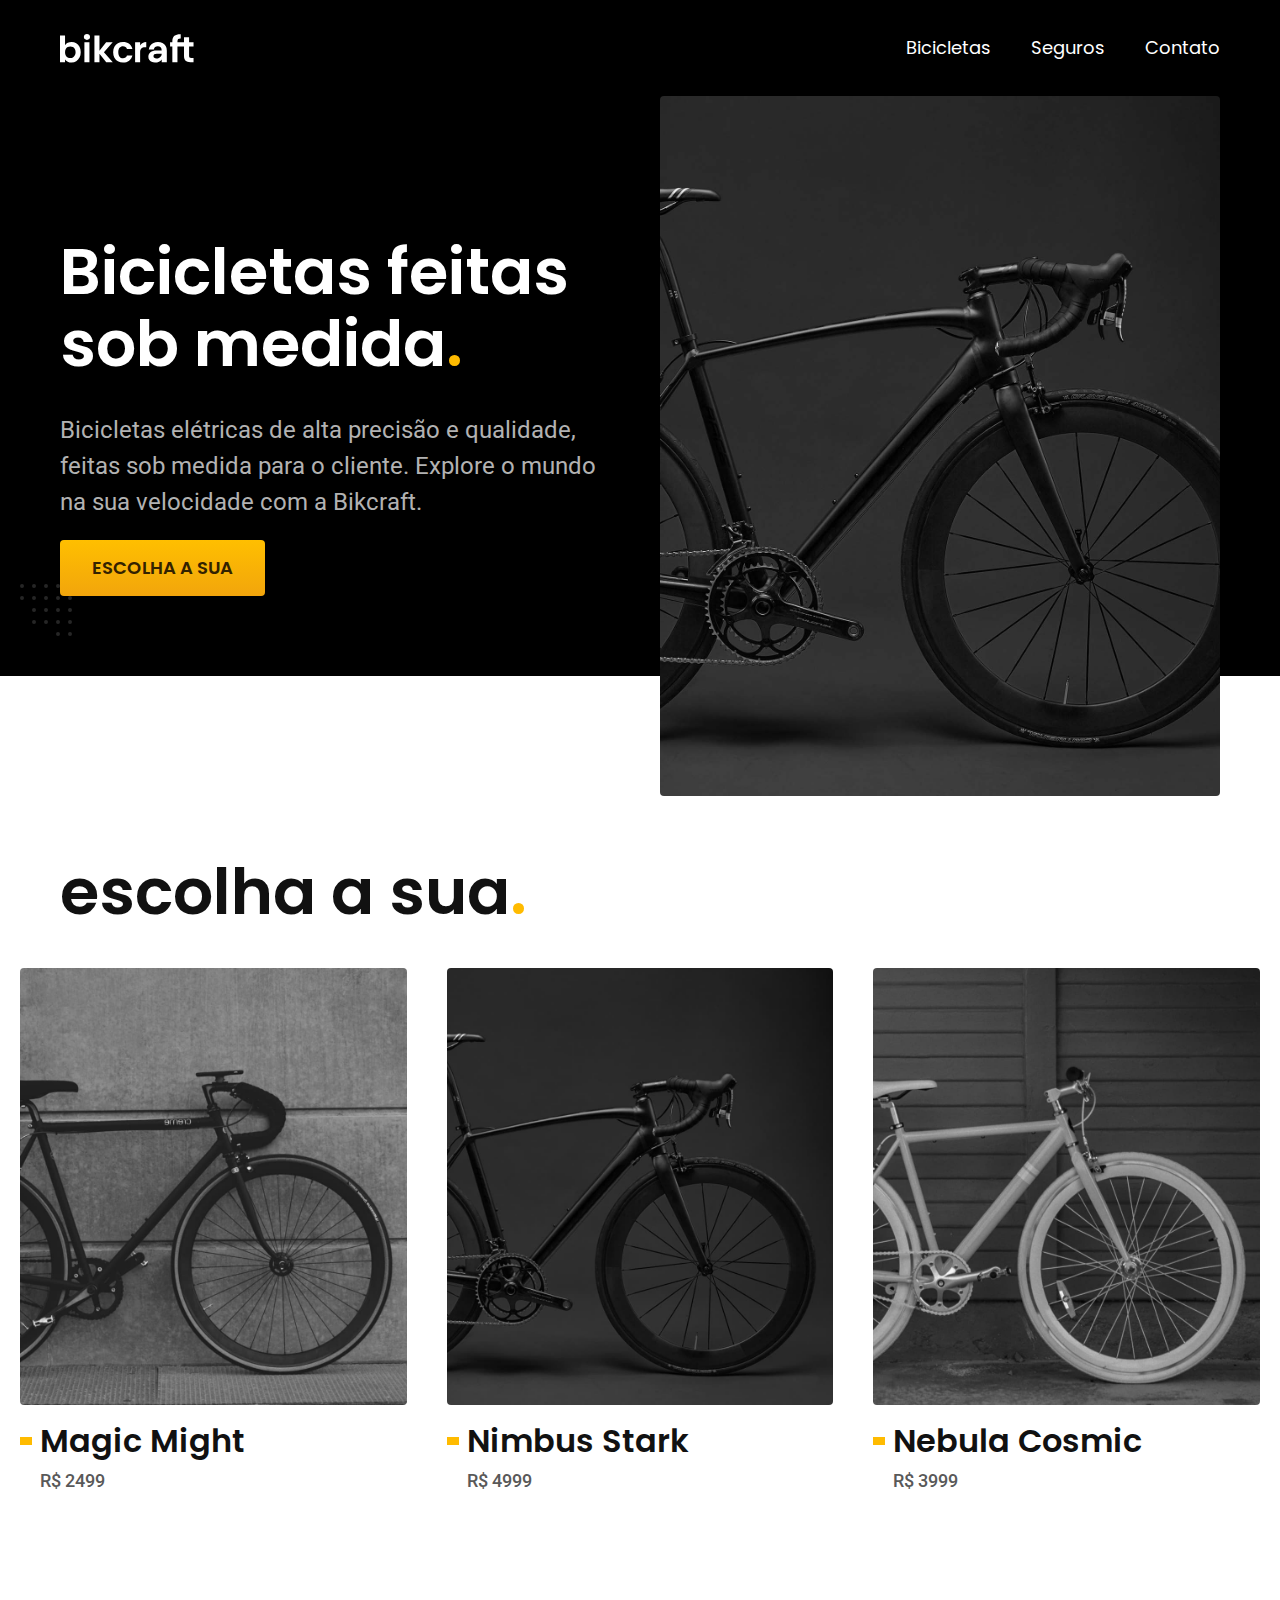
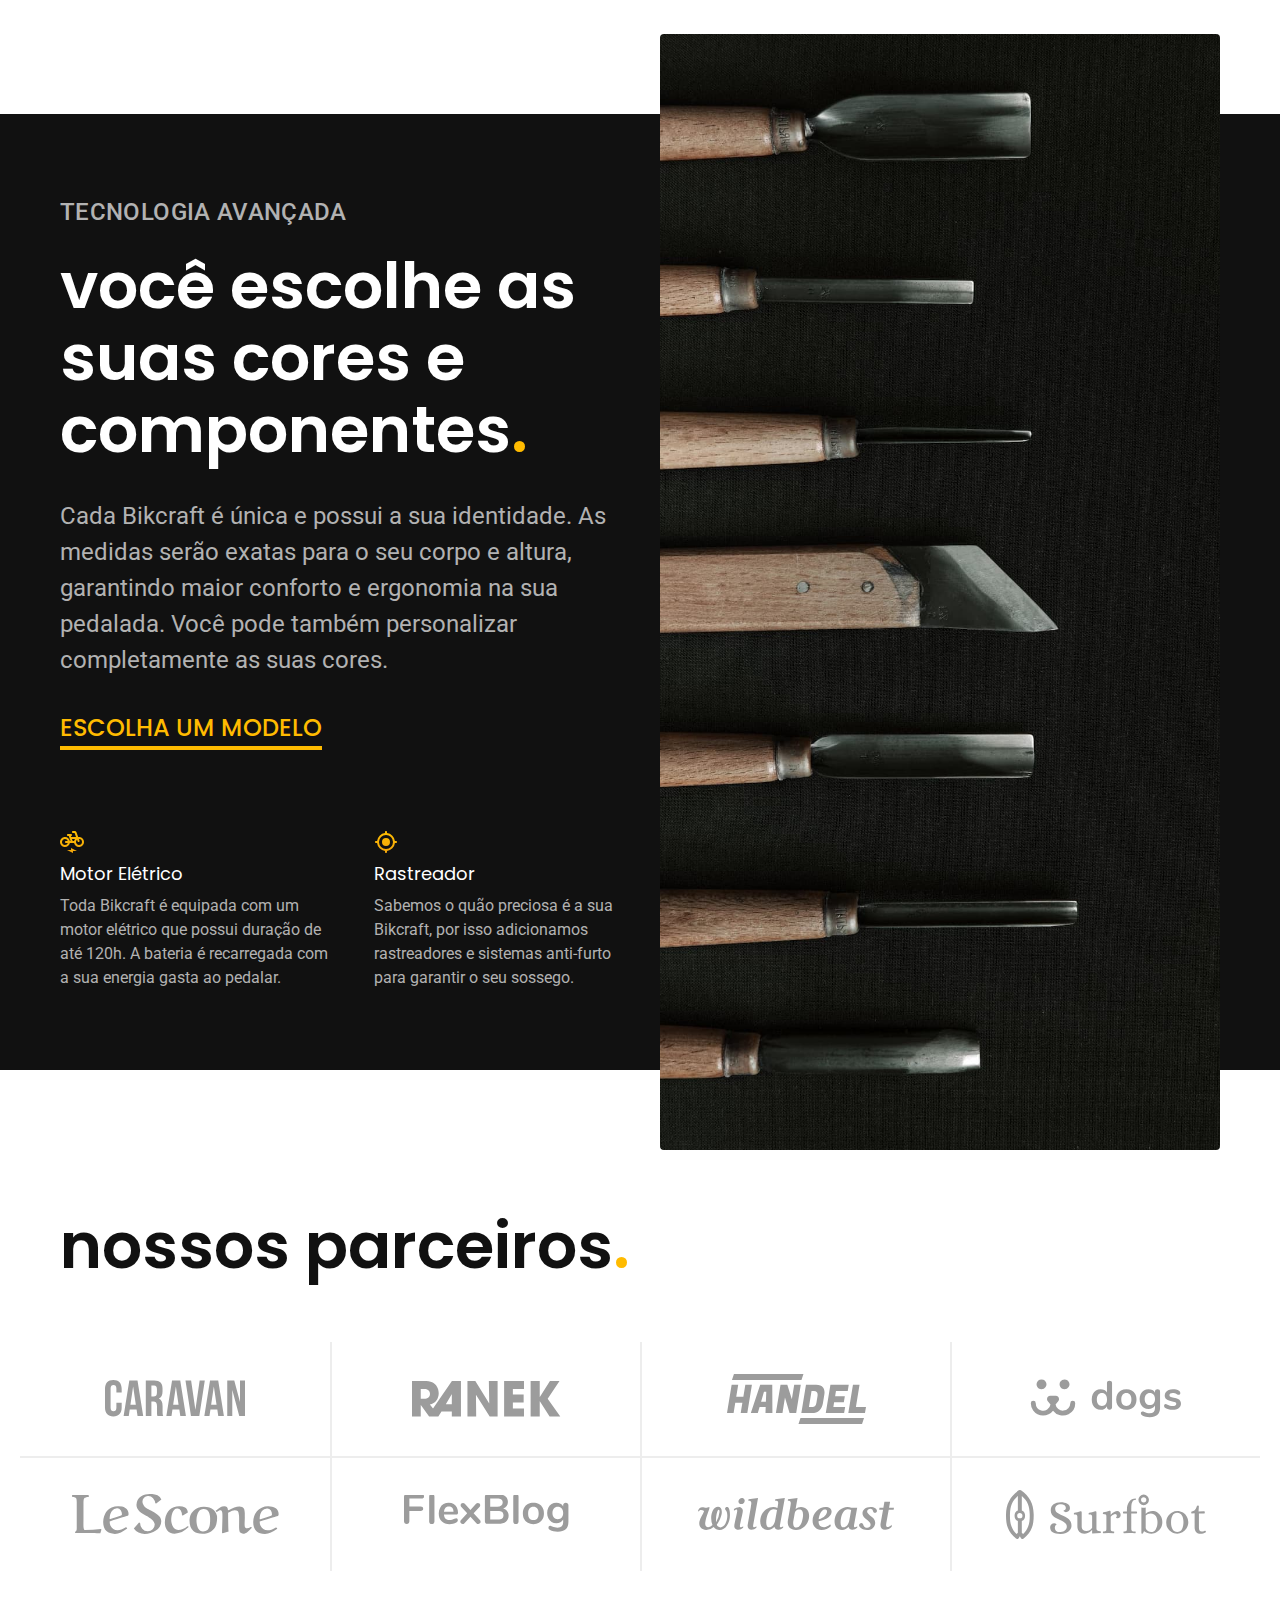
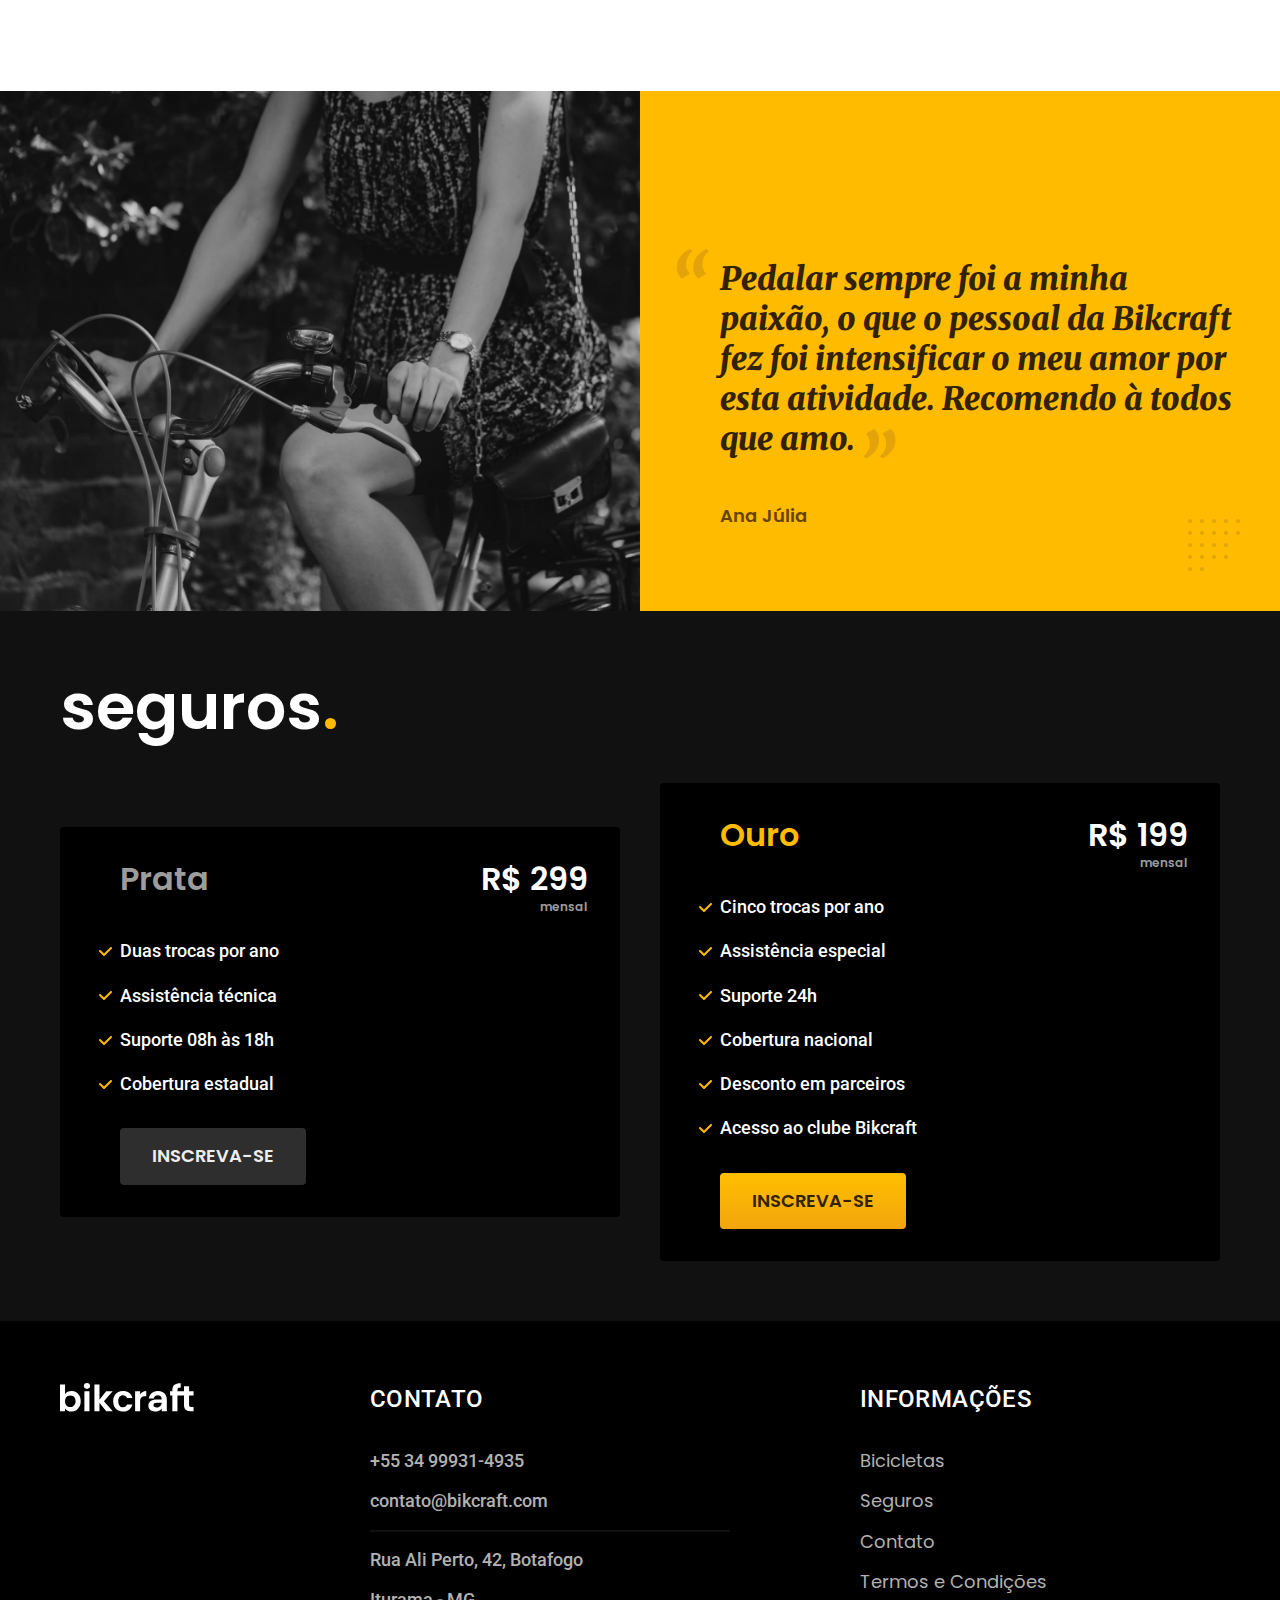
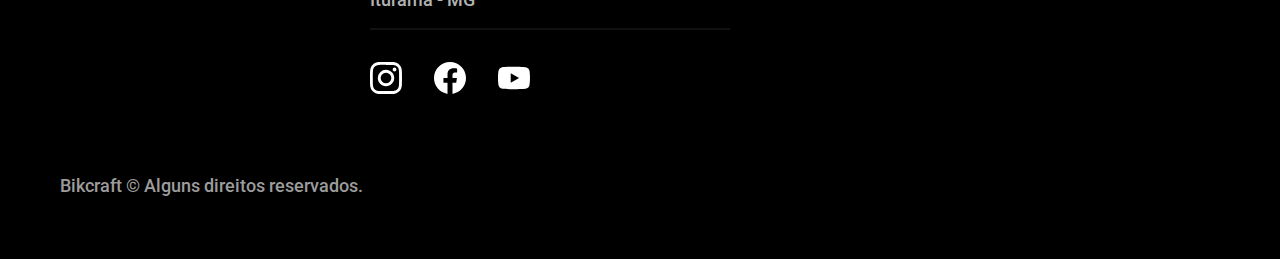
<file: index.html>
<!DOCTYPE html>
<html lang="pt-br">

<head>
  <meta charset="UTF-8">
  <meta http-equiv="X-UA-Compatible" content="IE=edge">
  <meta name="viewport" content="width=device-width, initial-scale=1.0">
  <meta name="description" content="Bicicletas elétricas de alta precisão e qualidade,  feitas sob medida para o cliente. Explore o mundo na sua velocidade com a Bikcraft.">
  <title>Bikcraft - Bicicletas Elétricas</title>
  <link rel="shortcut icon" href="favicon.svg" type="image/svg+xml">
  <link rel="preload" href="./css/style.min.css" as="style">
  <link rel="stylesheet" href="./css/style.min.css">

  <link rel="preconnect" href="https://fonts.googleapis.com">
  <link rel="preconnect" href="https://fonts.gstatic.com" crossorigin>
  <link href="https://fonts.googleapis.com/css2?family=Merriweather:ital,wght@1,900&family=Poppins:wght@400;600&family=Roboto:wght@400;500&display=swap" rel="stylesheet">

  <script>document.documentElement.classList.add('js');</script>

</head>

<body>
  <header class="header-bg">
    <div class="header container">
      <a href="./">
        <img src="img/bikcraft.svg" width="136" height="32" alt="Bikcraft">
      </a>
      <nav aria-label="primaria">
        <ul class="header-menu font-1-m cor-0">
          <li><a href="./bicicletas.html">Bicicletas</a></li>
          <li><a href="./seguros.html">Seguros</a></li>
          <li><a href="./contato.html">Contato</a></li>
        </ul>
      </nav>
    </div>
  </header>

  <main class="introducao-bg">
    <div class="introducao container">
      <div class="introducao-conteudo">
        <h1 class="font-1-xxl cor-0 fadeInDown" data-anime="200">Bicicletas feitas
          sob medida<span class="cor-p1">.</span></h1>
        <p class="font-2-l cor-5 fadeInDown" data-anime="400">Bicicletas elétricas de alta precisão e qualidade, feitas sob medida para o cliente. Explore o mundo na sua velocidade com a Bikcraft.</p>
        <a href="./bicicletas.html" class="botao fadeInDown" data-anime="600">Escolha a sua</a>
      </div>

      <picture class="introducao-imagem fadeInDown" data-anime="800">
        <source media="(max-width:800px)" srcset="./img/bicicletas/nimbus.jpg">
        <img src="img/fotos/introducao.jpg" width="1280" height="1600" alt="Bicicleta elétrica preta.">
      </picture>
    </div>
  </main>

  <article class="bicicletas-lista">
    <h2 class="container font-1-xxl">escolha a sua<span class="cor-p1">.</span></h2>

    <ul>
      <li>
        <a href="./bicicletas/magic.html">
          <img src="img/bicicletas/magic-home.jpg" width="920" height="1040" alt="Bicicleta preta">
          <h3 class="font-1-xl">Magic Might</h3>
          <span class="font-2-m cor-8">R$ 2499</span>
        </a>
      </li>

      <li>
        <a href="./bicicletas/magic.html">
          <img src="img/bicicletas/nimbus-home.jpg" width="920" height="1040" alt="Bicicleta preta">
          <h3 class="font-1-xl">Nimbus Stark</h3>
          <span class="font-2-m cor-8">R$ 4999</span>
        </a>

      </li>

      <li>
        <a href="./bicicletas/magic.html">
          <img src="img/bicicletas/nebula-home.jpg" width="920" height="1040" alt="Bicicleta preta">
          <h3 class="font-1-xl">Nebula Cosmic</h3>
          <span class="font-2-m cor-8">R$ 3999</span>
        </a>
      </li>
    </ul>

  </article>

  <article class="tecnologia-bg">
    <div class="tecnologia container">
      <div class="tecnologia-conteudo">
        <span class="font-2-l-b cor-5">Tecnologia avançada</span>
        <h2 class="font-1-xxl cor-0">você escolhe as suas cores e componentes<span class="cor-p1">.</span></h2>
        <p class="font-2-l cor-5">Cada Bikcraft é única e possui a sua identidade. As medidas serão exatas para o seu corpo e altura, garantindo maior conforto e ergonomia na sua pedalada. Você pode também personalizar completamente as suas cores.</p>
        <a href="./bicicletas.html" class="link">Escolha um modelo</a>

        <div class="tecnologia-vantangens">
          <div>
            <img src="img/icones/eletrica.svg" width="24" height="24" alt="">
            <h3 class="font-1-m cor-0">Motor Elétrico</h3>
            <p class="font-2-s cor-5">Toda Bikcraft é equipada com um motor elétrico que possui duração de até 120h. A bateria é recarregada com a sua energia gasta ao pedalar.</p>
          </div>
          <div>
            <img src="img/icones/rastreador.svg" width="24" height="24" alt="">
            <h3 class="font-1-m cor-0">Rastreador</h3>
            <p class="font-2-s cor-5">Sabemos o quão preciosa é a sua Bikcraft, por isso adicionamos rastreadores e sistemas anti-furto para garantir o seu sossego.</p>
          </div>
        </div>
      </div>

      <div class="tecnologia-imagem">
        <img src="./img/fotos/tecnologia.jpg" width="1200" height="1920" alt="">
      </div>
    </div>
  </article>

  <section class="parceiros" aria-label="Nossos Parceiros">
    <h2 class="container font-1-xxl">nossos parceiros<span class="cor-p1">.</span></h2>
    <ul>
      <li><img src="img/parceiros/caravan.svg" width="140" height="38" alt="Caravan"></li>
      <li><img src="img/parceiros/ranek.svg" width="149" height="36" alt="ranek"></li>
      <li><img src="img/parceiros/handel.svg" width="139" height="50" alt="handel"></li>
      <li><img src="img/parceiros/dogs.svg" width="152" height="39" alt="dogs"></li>
      <li><img src="img/parceiros/lescone.svg" width="208" height="41" alt="lescone"></li>
      <li><img src="img/parceiros/flexblog.svg" width="165" height="38" alt="flexblog"></li>
      <li><img src="img/parceiros/wildbeast.svg" width="196" height="34" alt="wildbeast"></li>
      <li><img src="img/parceiros/surfbot.svg" width="200" height="49" alt="surfbot"></li>
    </ul>
  </section>

  <section class="depoimento" aria-label="Depoimento">
    <div>
      <img src="img/fotos/depoimento.jpg" width="1560" height="1360" alt="Pessoa pedalando uma bicicleta Bikcraft">
    </div>

    <div class="depoimento-conteudo">
      <blockquote class="font-1-xl cor-p5">
        <p>Pedalar sempre foi a minha paixão, o que o pessoal da Bikcraft fez foi intensificar o meu amor por esta atividade. Recomendo à todos que amo.</p>
        <span class="font-1-m-b cor-p4">Ana Júlia</span>
      </blockquote>
    </div>
  </section>

  <article class="seguros-bg">
    <div class="seguros container">
      <h2 class="font-1-xxl cor-0">seguros<span class="cor-p1">.</span></h2>
      <div class="seguros-item">
        <h3 class="font-1-xl cor-6">Prata</h3>
        <span class="font-1-xl cor-0">R$ 299 <span class="font-1-xs cor-6">mensal</span></span>
        <ul class="font-2-m cor-0">
          <li>Duas trocas por ano</li>
          <li>Assistência técnica</li>
          <li>Suporte 08h às 18h</li>
          <li>Cobertura estadual</li>
        </ul>
        <a href="./orcamento.html" class="botao secundario">Inscreva-se</a>
      </div>

      <div class="seguros-item">
        <h3 class="font-1-xl cor-p1">Ouro</h3>
        <span class="font-1-xl cor-0">R$ 199 <span class="font-1-xs cor-6">mensal</span></span>
        <ul class="font-2-m cor-0">
          <li>Cinco trocas por ano</li>
          <li>Assistência especial</li>
          <li>Suporte 24h</li>
          <li>Cobertura nacional</li>
          <li>Desconto em parceiros</li>
          <li>Acesso ao clube Bikcraft</li>
        </ul>
        <a href="./orcamento.html" class="botao">Inscreva-se</a>
      </div>
    </div>
  </article>

  <footer class="footer-bg">
    <div class="footer container">
      <img src="img/bikcraft.svg" width="136" height="32" alt="Bikcraft">
      <div class="footer-contato">
        <h3 class="font-2-l-b cor-0">Contato</h3>
        <ul class="font-2-m cor-5">
          <li><a href="tel:+5534999314935">+55 34 99931-4935</a></li>
          <li><a href="mailto:eithor013@gmail.com">contato@bikcraft.com</a></li>
          <li>Rua Ali Perto, 42, Botafogo</li>
          <li>Iturama - MG</li>
        </ul>

        <div class="footer-redes">
          <a href="./">
            <img src="./img/redes/instagram.svg" alt="Instagram">
          </a>
          <a href="./">
            <img src="./img/redes/facebook.svg" alt="Facebook">
          </a>

          <a href="./">
            <img src="./img/redes/youtube.svg" alt="Youtube">
          </a>
        </div>
      </div>
      <div class="footer-informacoes">
        <h3 class="font-2-l-b cor-0">Informações</h3>
        <nav>
          <ul class="font-1-m cor-5">
            <li><a href="./bicicletas.html" width="32" height="32">Bicicletas</a></li>
            <li><a href="./seguros.html" width="32" height="32">Seguros</a></li>
            <li><a href="./contato.html" width="32" height="32">Contato</a></li>
            <li><a href="./termos.html" width="32" height="32">Termos e Condições</a></li>
          </ul>
        </nav>
      </div>
      <p class="footer-copy font-2-m cor-6">Bikcraft © Alguns direitos reservados.</p>
    </div>
  </footer>

  <script src="./js/plugins/simple-anime.js"></script>
  <script src="./js/script.js"></script>

</body>

</html>
</file>
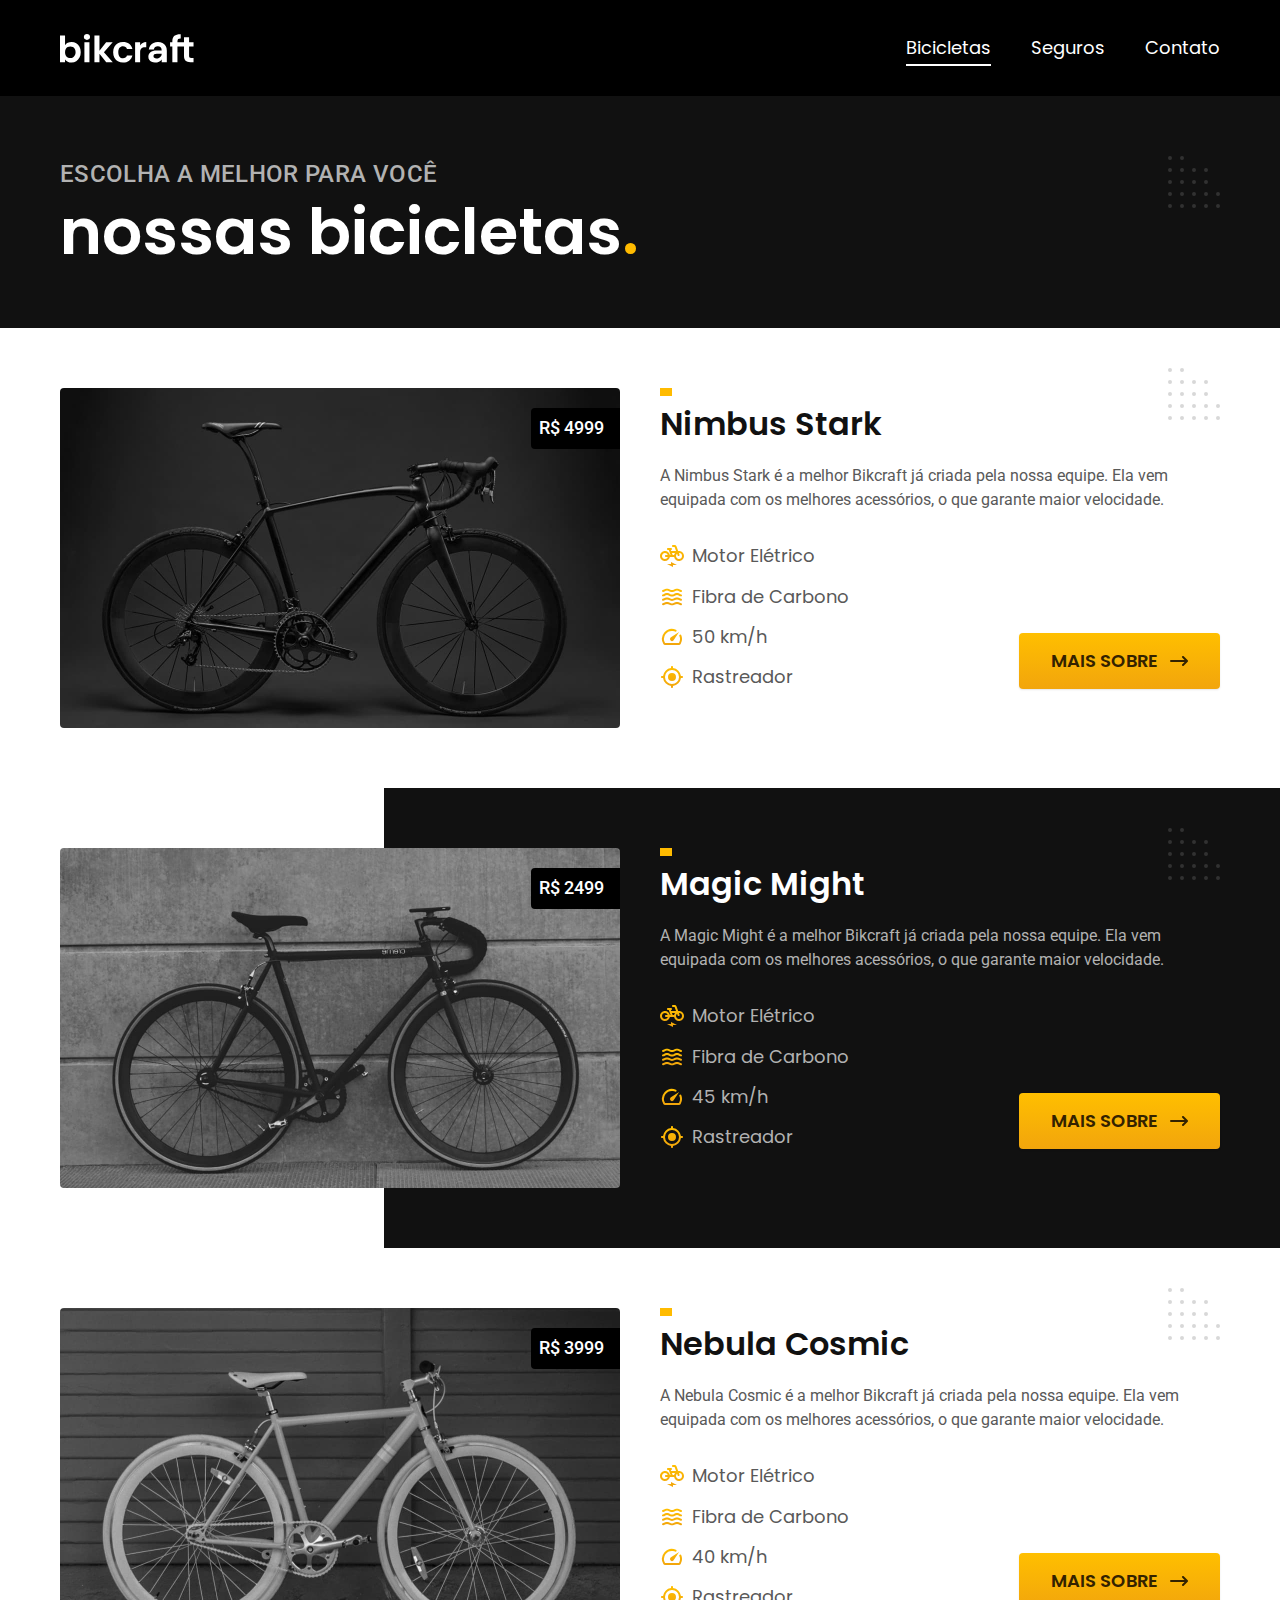
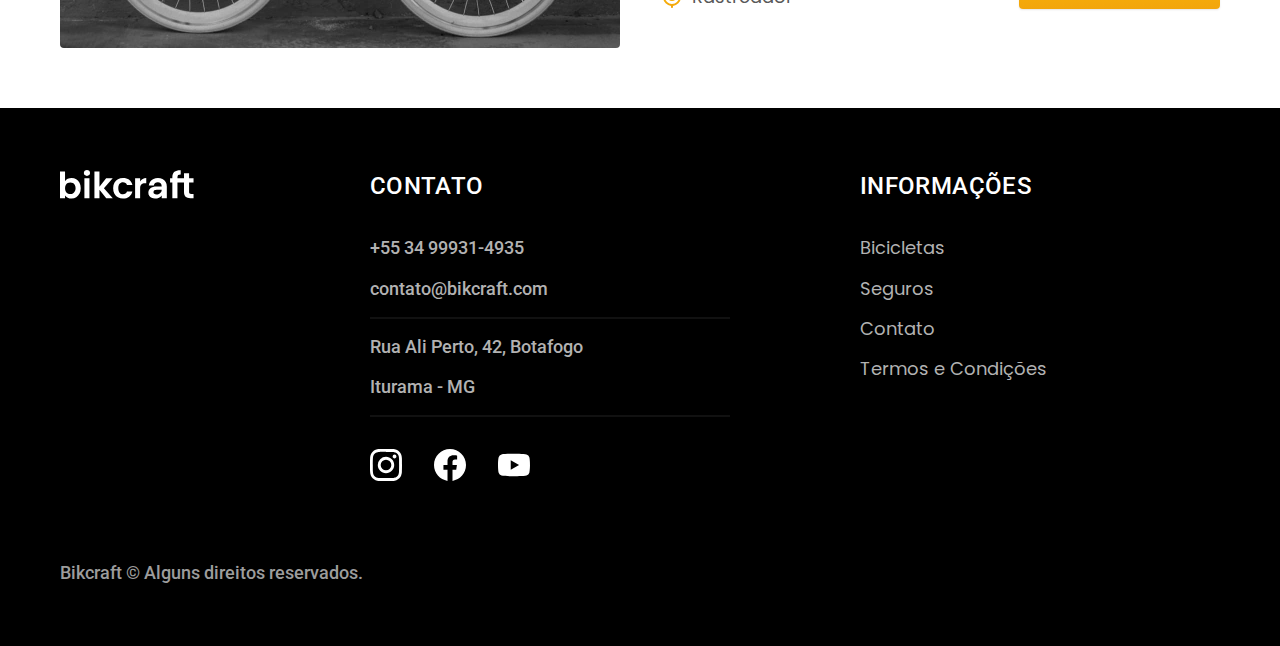
<file: bicicletas.html>
<!DOCTYPE html>
<html lang="pt-br">

<head>
  <meta charset="UTF-8">
  <meta http-equiv="X-UA-Compatible" content="IE=edge">
  <meta name="viewport" content="width=device-width, initial-scale=1.0">
  <meta name="description" content="Termos e condições.">
  <title>Bicicletas | Bikcraft</title>
  <link rel="shortcut icon" href="favicon.svg" type="image/svg+xml">
  <link rel="preload" href="./css/style.min.css" as="style">
  <link rel="stylesheet" href="./css/style.min.css">

  <link rel="preconnect" href="https://fonts.googleapis.com">
  <link rel="preconnect" href="https://fonts.gstatic.com" crossorigin>
  <link href="https://fonts.googleapis.com/css2?family=Merriweather:ital,wght@1,900&family=Poppins:wght@400;600&family=Roboto:wght@400;500&display=swap" rel="stylesheet">

  <script>document.documentElement.classList.add('js');</script>

</head>

<body id="bicicletas">
  <header class="header-bg">
    <div class="header container">
      <a href="./">
        <img src="img/bikcraft.svg" alt="Bikcraft">
      </a>
      <nav aria-label="primaria">
        <ul class="header-menu font-1-m cor-0">
          <li><a href="./bicicletas.html">Bicicletas</a></li>
          <li><a href="./seguros.html">Seguros</a></li>
          <li><a href="./contato.html">Contato</a></li>
        </ul>
      </nav>
    </div>
  </header>

  <main>
    <div class="titulo-bg">
      <div class="titulo container">
        <p class="font-2-l-b cor-5">Escolha a melhor para você</p>
        <h1 class="font-1-xxl cor-0">nossas bicicletas<span class="cor-p1">.</span></h1>
      </div>
    </div>


    <div class="bicicletas container">
      <div class="bicicletas-imagem">
        <img src="img/bicicletas/nimbus.jpg" alt="Bicicleta Preta">
        <span class="font-2-m cor-0">R$ 4999</span>
      </div>

      <div class="bicicletas-conteudo">
        <h2 class="font-1-xl">Nimbus Stark</h2>
        <p class="font-2-s cor-8">A Nimbus Stark é a melhor Bikcraft já criada pela nossa equipe. Ela vem equipada com os melhores acessórios, o que garante maior velocidade.</p>

        <ul class="font-1-m cor-8">
          <li>
            <img src="img/icones/eletrica.svg" alt="">
            Motor Elétrico
          </li>
          <li>
            <img src="img/icones/carbono.svg" alt="">
            Fibra de Carbono
          </li>
          <li>
            <img src="img/icones/velocidade.svg" alt="">
            50 km/h
          </li>
          <li>
            <img src="img/icones/rastreador.svg" alt="">
            Rastreador
          </li>
        </ul>
        <a href="./bicicletas/nimbus.html" class="botao seta">Mais Sobre</a>
      </div>

    </div>


    <div class="bicicletas-bg">
      <div class="bicicletas container">
        <div class="bicicletas-imagem">
          <img src="img/bicicletas/magic.jpg" alt="Bicicleta Preta">
          <span class="font-2-m cor-0">R$ 2499</span>
        </div>

        <div class="bicicletas-conteudo">
          <h2 class="font-1-xl cor-0">Magic Might</h2>
          <p class="font-2-s cor-5">A Magic Might é a melhor Bikcraft já criada pela nossa equipe. Ela vem equipada com os melhores acessórios, o que garante maior velocidade.</p>

          <ul class="font-1-m cor-5">
            <li>
              <img src="img/icones/eletrica.svg" alt="">
              Motor Elétrico
            </li>
            <li>
              <img src="img/icones/carbono.svg" alt="">
              Fibra de Carbono
            </li>
            <li>
              <img src="img/icones/velocidade.svg" alt="">
              45 km/h
            </li>
            <li>
              <img src="img/icones/rastreador.svg" alt="">
              Rastreador
            </li>
          </ul>
          <a href="./bicicletas/magic.html" class="botao seta">Mais Sobre</a>
        </div>

      </div>
    </div>


    <div class="bicicletas container">
      <div class="bicicletas-imagem">
        <img src="img/bicicletas/nebula.jpg" alt="Bicicleta Preta">
        <span class="font-2-m cor-0">R$ 3999</span>
      </div>

      <div class="bicicletas-conteudo">
        <h2 class="font-1-xl">Nebula Cosmic</h2>
        <p class="font-2-s cor-8">A Nebula Cosmic é a melhor Bikcraft já criada pela nossa equipe. Ela vem equipada com os melhores acessórios, o que garante maior velocidade.</p>

        <ul class="font-1-m cor-8">
          <li>
            <img src="img/icones/eletrica.svg" alt="">
            Motor Elétrico
          </li>
          <li>
            <img src="img/icones/carbono.svg" alt="">
            Fibra de Carbono
          </li>
          <li>
            <img src="img/icones/velocidade.svg" alt="">
            40 km/h
          </li>
          <li>
            <img src="img/icones/rastreador.svg" alt="">
            Rastreador
          </li>
        </ul>

        <a href="./bicicletas/nebula.html" class="botao seta">Mais Sobre</a>
      </div>

    </div>


  </main>


  <footer class="footer-bg">
    <div class="footer container">
      <img src="img/bikcraft.svg" alt="Bikcraft">
      <div class="footer-contato">
        <h3 class="font-2-l-b cor-0">Contato</h3>
        <ul class="font-2-m cor-5">
          <li><a href="tel:+5534999314935">+55 34 99931-4935</a></li>
          <li><a href="mailto:eithor013@gmail.com">contato@bikcraft.com</a></li>
          <li>Rua Ali Perto, 42, Botafogo</li>
          <li>Iturama - MG</li>
        </ul>

        <div class="footer-redes">
          <a href="./">
            <img src="./img/redes/instagram.svg" alt="Instagram">
          </a>
          <a href="./">
            <img src="./img/redes/facebook.svg" alt="Facebook">
          </a>

          <a href="./">
            <img src="./img/redes/youtube.svg" alt="Youtube">
          </a>
        </div>
      </div>
      <div class="footer-informacoes">
        <h3 class="font-2-l-b cor-0">Informações</h3>
        <nav>
          <ul class="font-1-m cor-5">
            <li><a href="./bicicletas.html">Bicicletas</a></li>
            <li><a href="./seguros.html">Seguros</a></li>
            <li><a href="./contato.html">Contato</a></li>
            <li><a href="./termos.html">Termos e Condições</a></li>
          </ul>
        </nav>
      </div>
      <p class="footer-copy font-2-m cor-6">Bikcraft © Alguns direitos reservados.</p>
    </div>
  </footer>

  <script src="./js/script.js"></script>

</body>

</html>
</file>
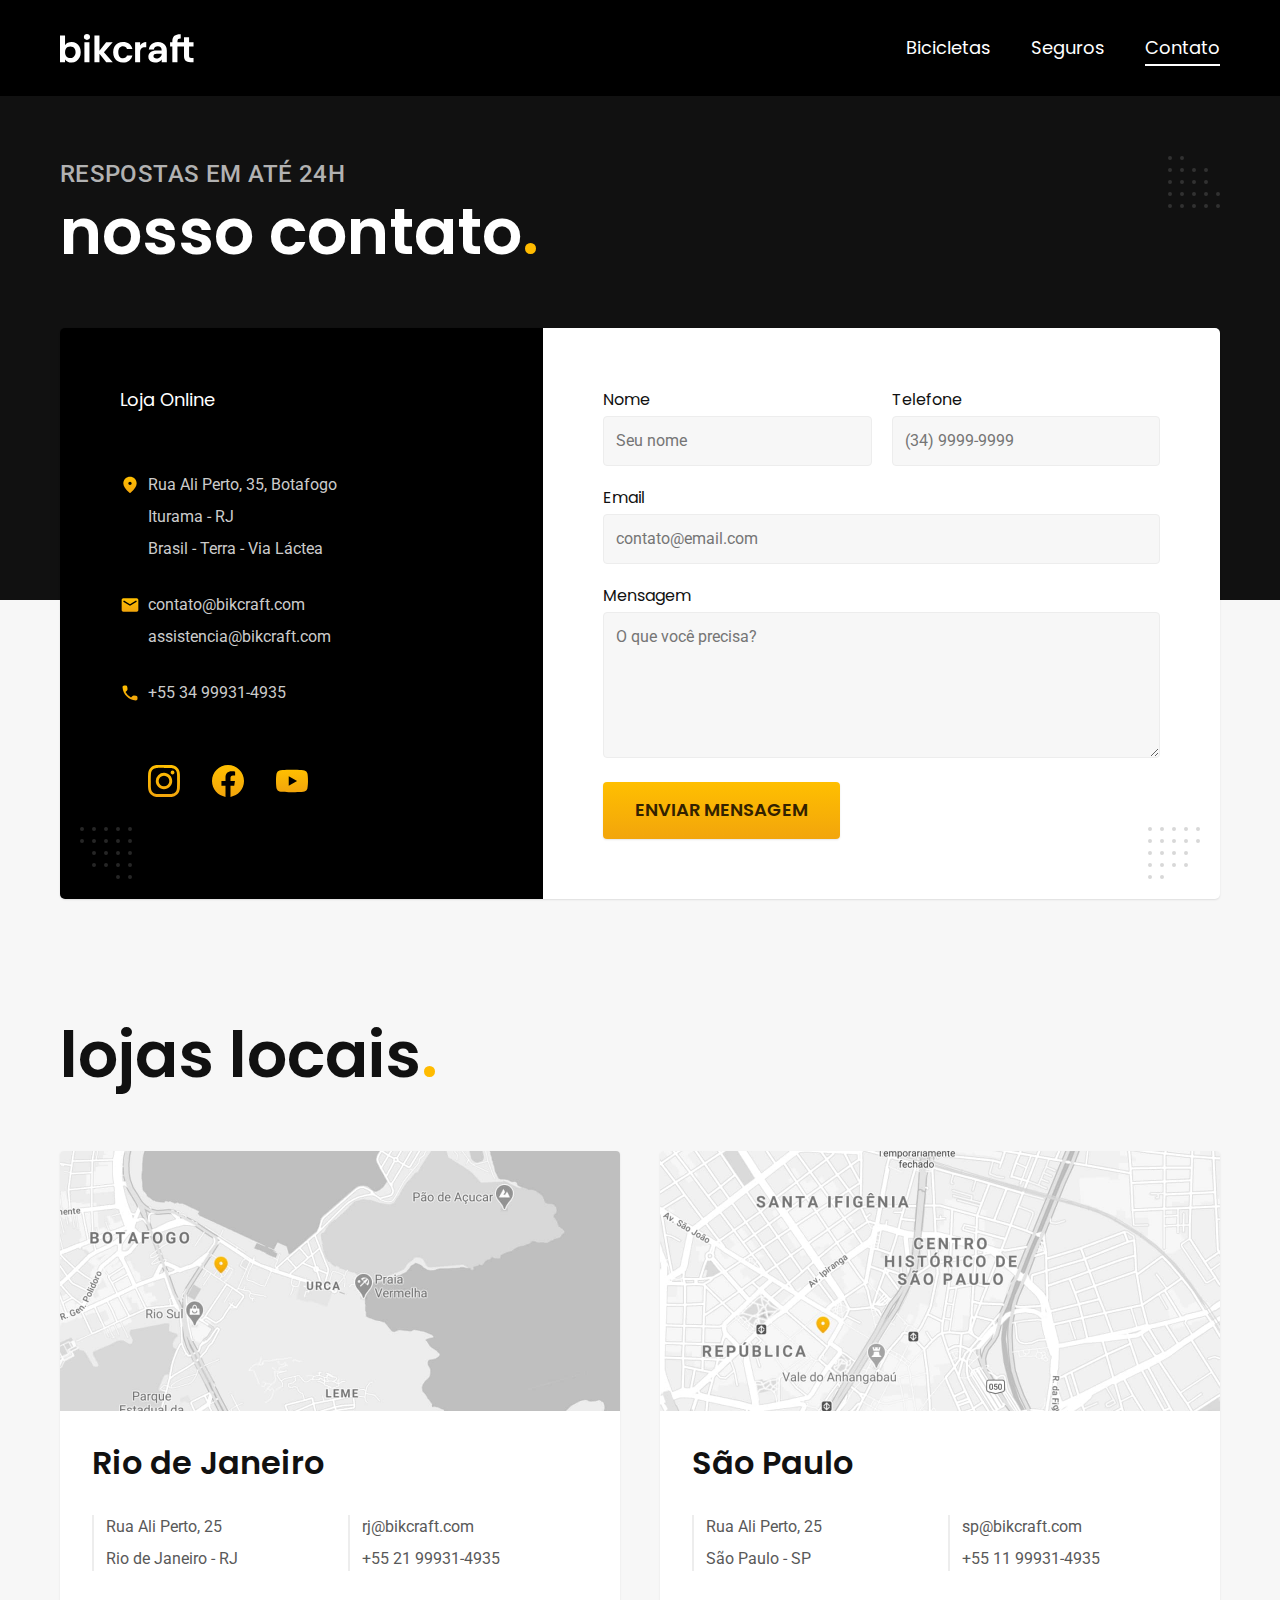
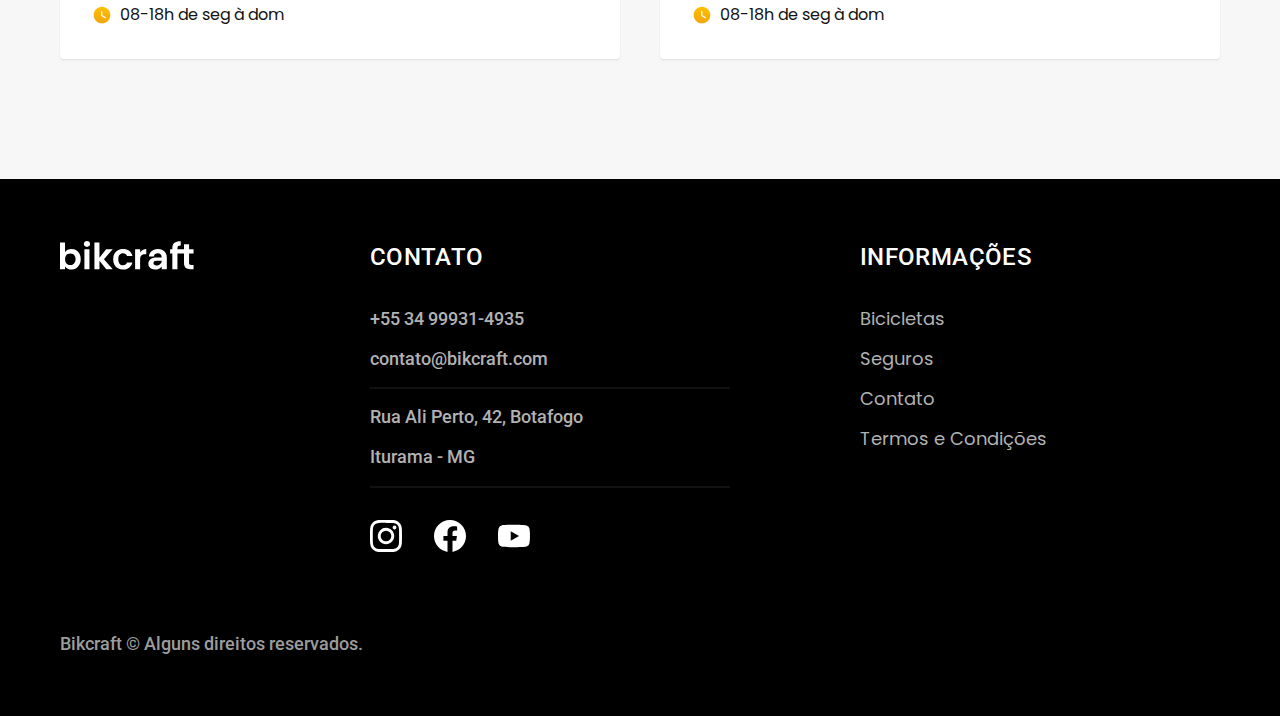
<file: contato.html>
<!DOCTYPE html>
<html lang="pt-br">

<head>
  <meta charset="UTF-8">
  <meta http-equiv="X-UA-Compatible" content="IE=edge">
  <meta name="viewport" content="width=device-width, initial-scale=1.0">
  <meta name="description" content="Termos e condições.">
  <title>Contato | Bikcraft</title>
  <link rel="shortcut icon" href="favicon.svg" type="image/svg+xml">
  <link rel="preload" href="./css/style.min.css" as="style">
  <link rel="stylesheet" href="./css/style.min.css">

  <link rel="preconnect" href="https://fonts.googleapis.com">
  <link rel="preconnect" href="https://fonts.gstatic.com" crossorigin>
  <link href="https://fonts.googleapis.com/css2?family=Merriweather:ital,wght@1,900&family=Poppins:wght@400;600&family=Roboto:wght@400;500&display=swap" rel="stylesheet">

  <script>document.documentElement.classList.add('js');</script>

</head>

<body id="contato">
  <header class="header-bg">
    <div class="header container">
      <a href="./">
        <img src="img/bikcraft.svg" alt="Bikcraft">
      </a>
      <nav aria-label="primaria">
        <ul class="header-menu font-1-m cor-0">
          <li><a href="./bicicletas.html">Bicicletas</a></li>
          <li><a href="./seguros.html">Seguros</a></li>
          <li><a href="./contato.html">Contato</a></li>
        </ul>
      </nav>
    </div>
  </header>

  <main>
    <div class="titulo-bg">
      <div class="titulo container">
        <p class="font-2-l-b cor-5">Respostas em até 24h</p>
        <h1 class="font-1-xxl cor-0">nosso contato<span class="cor-p1">.</span></h1>
      </div>
    </div>

    <div class="contato container">
      <section class="contato-dados" aria-label="Endereço">
        <h2 class="font-1-m cor-0">Loja Online</h2>
        <div class="contato-endereco font-2-s cor-4">
          <p>Rua Ali Perto, 35, Botafogo</p>
          <p>Iturama - RJ</p>
          <p>Brasil - Terra - Via Láctea</p>
        </div>

        <address class="contato-meios font-2-s cor-4">
          <a href="mailto:eithor013@gmail.com">contato@bikcraft.com</a>
          <a href="mailto:eithor013@gmail.com">assistencia@bikcraft.com</a>
          <a href="tel:+5534999314935">+55 34 99931-4935</a>
        </address>

        <div class="contato-redes ">
          <a href="./">
            <img src="./img/redes/instagram-p.svg" alt="Instagram">
          </a>
          <a href="./">
            <img src="./img/redes/facebook-p.svg" alt="Facebook">
          </a>

          <a href="./">
            <img src="./img/redes/youtube-p.svg" alt="Youtube">
          </a>
        </div>

      </section>

      <section class="contato-formulario" aria-label="Formulário">
        <form class="form" action="./contato.html">
          <div>
            <label for="nome">Nome</label>
            <input type="text" name="nome" id="nome" placeholder="Seu nome">
          </div>
          <div>
            <label for="telefone">Telefone</label>
            <input type="text" name="telefone" id="telefone" placeholder="(34) 9999-9999">
          </div>
          <div class="col-2">
            <label for="email">Email</label>
            <input type="email" name="email" id="email" placeholder="contato@email.com">
          </div>
          <div class="col-2">
            <label for="mensagem">Mensagem</label>
            <textarea name="mensagem" id="mensagem" cols="30" rows="5" placeholder="O que você precisa?"></textarea>
          </div>
          <button class="botao col-2">Enviar Mensagem</button>
        </form>
      </section>
    </div>
  </main>

  <article class="lojas container">
    <h2 class="font-1-xxl">lojas locais<span class="cor-p1">.</span></h2>
    <div class="lojas-item">
      <img src="img/lojas/rj.jpg" alt="mapa marcando o endereço em Rua Ali Perto, 25, Iturama - MG">
      <div class="lojas-conteudo">
        <h3 class="font-1-xl">Rio de Janeiro</h3>
        <div class="font-2-s cor-8 lojas-dados">
          <p>Rua Ali Perto, 25</p>
          <p>Rio de Janeiro - RJ</p>
        </div>
        <div class="font-2-s cor-8 lojas-dados">
          <a href="mailto:eithor013@gmail.com">rj@bikcraft.com</a>
          <a href="tel:+5534999314935">+55 21 99931-4935</a>
        </div>
        <p class="lojas-tempo font-1-s"><img src="img/icones/horario.svg" alt=""> 08-18h de seg à dom</p>
      </div>
    </div>
    <div class="lojas-item">
      <img src="img/lojas/sp.jpg" alt="mapa marcando o endereço em Rua Ali Perto, 25, Iturama - MG">
      <div class="lojas-conteudo">
        <h3 class="font-1-xl">São Paulo</h3>
        <div class="font-2-s cor-8 lojas-dados">
          <p>Rua Ali Perto, 25</p>
          <p>São Paulo - SP</p>
        </div>
        <div class="font-2-s cor-8 lojas-dados">
          <a href="mailto:eithor013@gmail.com">sp@bikcraft.com</a>
          <a href="tel:+5534999314935">+55 11 99931-4935</a>
        </div>
        <p class="lojas-tempo font-1-s"><img src="img/icones/horario.svg" alt=""> 08-18h de seg à dom</p>
      </div>
    </div>
  </article>

  <footer class="footer-bg">
    <div class="footer container">
      <img src="img/bikcraft.svg" alt="Bikcraft">
      <div class="footer-contato">
        <h3 class="font-2-l-b cor-0">Contato</h3>
        <ul class="font-2-m cor-5">
          <li><a href="tel:+5534999314935">+55 34 99931-4935</a></li>
          <li><a href="mailto:eithor013@gmail.com">contato@bikcraft.com</a></li>
          <li>Rua Ali Perto, 42, Botafogo</li>
          <li>Iturama - MG</li>
        </ul>

        <div class="footer-redes">
          <a href="./">
            <img src="./img/redes/instagram.svg" alt="Instagram">
          </a>
          <a href="./">
            <img src="./img/redes/facebook.svg" alt="Facebook">
          </a>

          <a href="./">
            <img src="./img/redes/youtube.svg" alt="Youtube">
          </a>
        </div>
      </div>
      <div class="footer-informacoes">
        <h3 class="font-2-l-b cor-0">Informações</h3>
        <nav>
          <ul class="font-1-m cor-5">
            <li><a href="./bicicletas.html">Bicicletas</a></li>
            <li><a href="./seguros.html">Seguros</a></li>
            <li><a href="./contato.html">Contato</a></li>
            <li><a href="./termos.html">Termos e Condições</a></li>
          </ul>
        </nav>
      </div>
      <p class="footer-copy font-2-m cor-6">Bikcraft © Alguns direitos reservados.</p>
    </div>
  </footer>

  <script src="./js/script.js"></script>

</body>

</html>
</file>
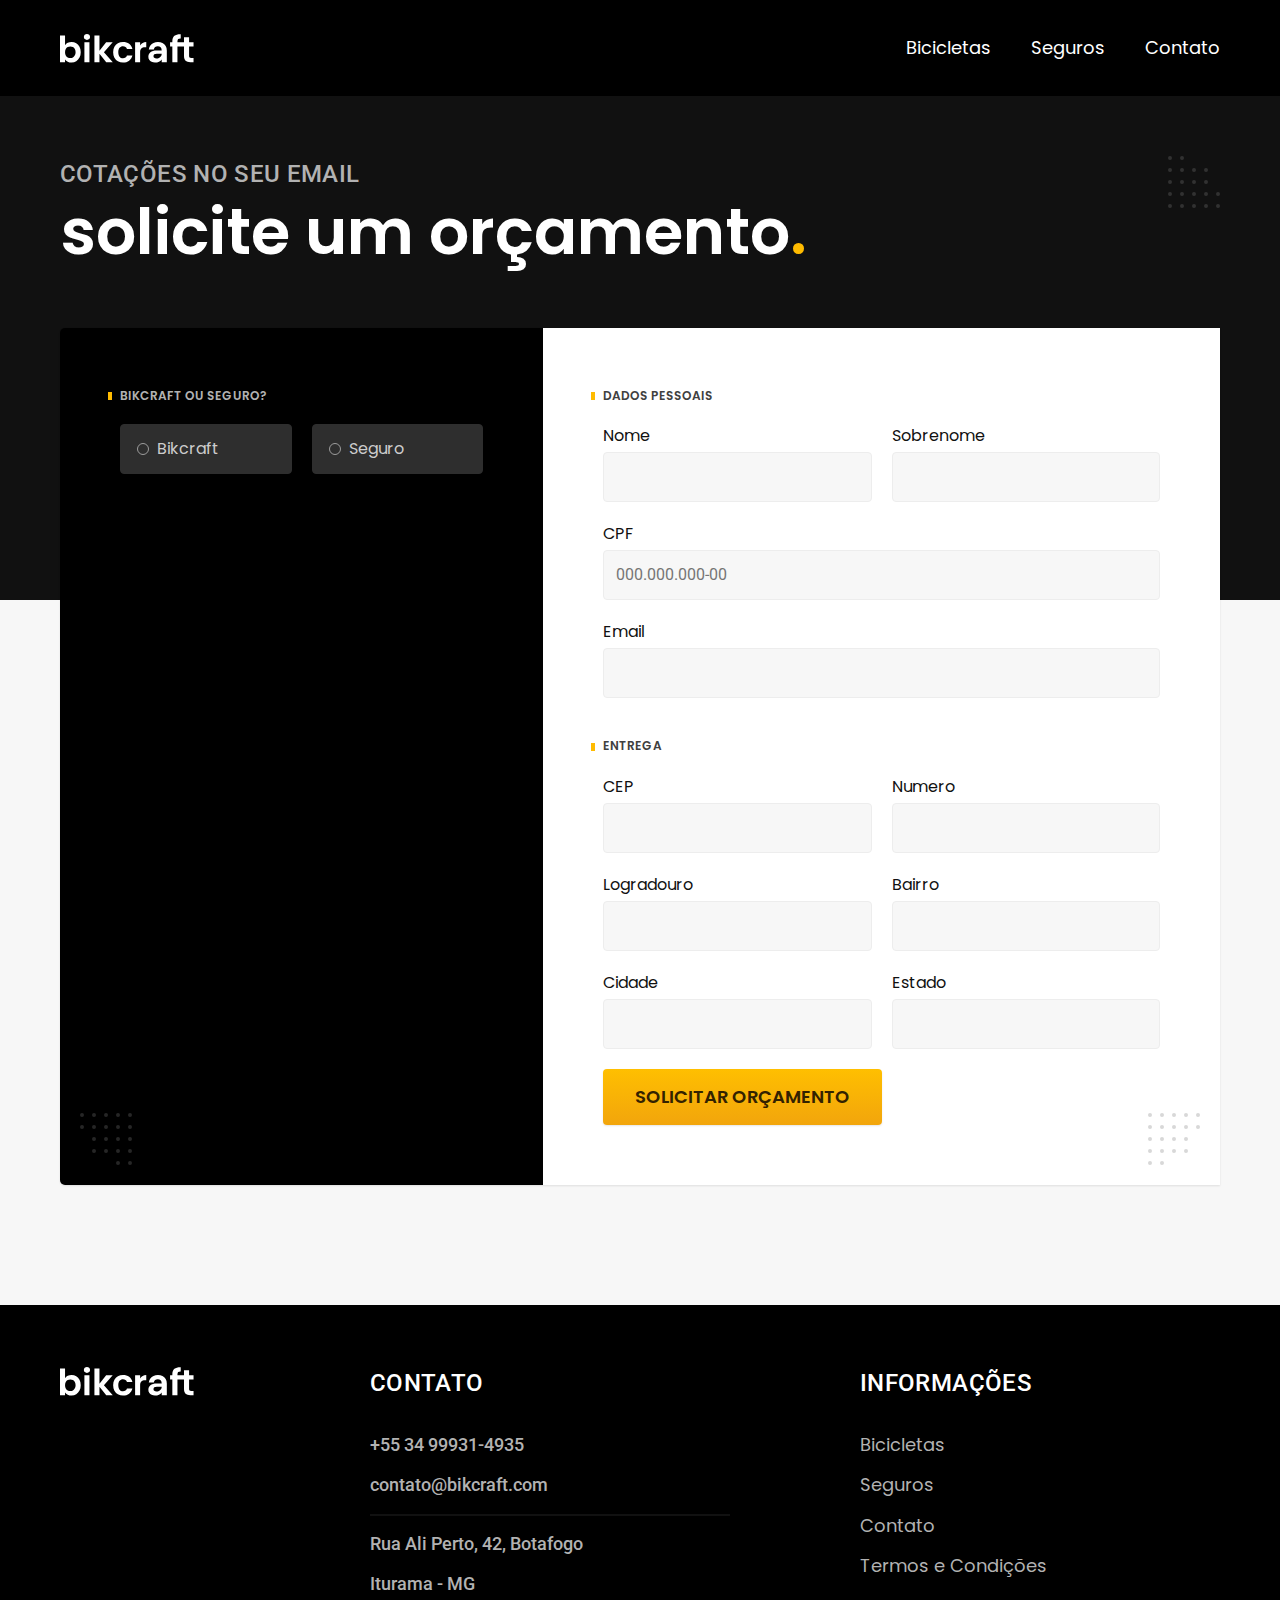
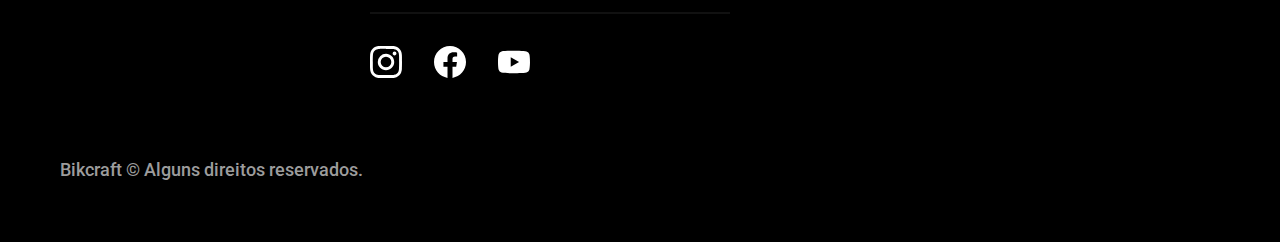
<file: orcamento.html>
<!DOCTYPE html>
<html lang="pt-br">

<head>
  <meta charset="UTF-8">
  <meta http-equiv="X-UA-Compatible" content="IE=edge">
  <meta name="viewport" content="width=device-width, initial-scale=1.0">
  <meta name="description" content="Termos e condições.">
  <title>Orçamento | Bikcraft</title>
  <link rel="shortcut icon" href="favicon.svg" type="image/svg+xml">
  <link rel="preload" href="./css/style.min.css" as="style">
  <link rel="stylesheet" href="./css/style.min.css">

  <link rel="preconnect" href="https://fonts.googleapis.com">
  <link rel="preconnect" href="https://fonts.gstatic.com" crossorigin>
  <link href="https://fonts.googleapis.com/css2?family=Merriweather:ital,wght@1,900&family=Poppins:wght@400;600&family=Roboto:wght@400;500&display=swap" rel="stylesheet">

  <script>document.documentElement.classList.add('js');</script>

</head>

<body id="orcamento">
  <header class="header-bg">
    <div class="header container">
      <a href="./">
        <img src="img/bikcraft.svg" alt="Bikcraft">
      </a>
      <nav aria-label="primaria">
        <ul class="header-menu font-1-m cor-0">
          <li><a href="./bicicletas.html">Bicicletas</a></li>
          <li><a href="./seguros.html">Seguros</a></li>
          <li><a href="./contato.html">Contato</a></li>
        </ul>
      </nav>
    </div>
  </header>

  <main>
    <div class="titulo-bg">
      <div class="titulo container">
        <p class="font-2-l-b cor-5">Cotações no seu email</p>
        <h1 class="font-1-xxl cor-0">solicite um orçamento<span class="cor-p1">.</span></h1>
      </div>
    </div>

  </main>

  <form class="orcamento container" action="./">
    <div class="orcamento-produto">
      <h2 class="font-1-xs cor-5">Bikcraft ou Seguro?</h2>
      <input type="radio" name="tipo" id="bikcraft" value="bikcraft">
      <label for="bikcraft">Bikcraft</label>

      <input type="radio" name="tipo" id="seguro" value="seguro">
      <label for="seguro">Seguro</label>

      <div class="orcamento-conteudo" id="orcamento-bikcraft">
        <h2 class="font-1-xs cor-5">Escolha a sua</h2>

        <input type="radio" name="produto" id="nimbus" value="nimbus">
        <label for="nimbus">Nimbus Stark <span>R$ 4999</span></label>
        <div class="orcamento-detalhes">
          <ul class="font-1-xs cor-8">
            <li><img src="./img/icones/eletrica.svg" alt=""> Motor Elétrico</li>
            <li><img src="./img/icones/carbono.svg" alt=""> Fibra de Carbono</li>
            <li><img src="./img/icones/velocidade.svg" alt=""> 50 km/h</li>
            <li><img src="./img/icones/rastreador.svg" alt=""> Rastreador</li>
          </ul>
          <img src="./img/bicicletas/nimbus.jpg" alt="Bicicleta preta">
        </div>

        <input type="radio" name="produto" id="magic" value="magic">
        <label for="magic">Magic Might <span>R$ 2499</span></label>
        <div class="orcamento-detalhes">
          <ul class="font-1-xs cor-8">
            <li><img src="./img/icones/eletrica.svg" alt=""> Motor Elétrico</li>
            <li><img src="./img/icones/carbono.svg" alt=""> Fibra de Carbono</li>
            <li><img src="./img/icones/velocidade.svg" alt=""> 45 km/h</li>
            <li><img src="./img/icones/rastreador.svg" alt=""> Rastreador</li>
          </ul>
          <img src="./img/bicicletas/magic.jpg" alt="Bicicleta preta">
        </div>

        <input type="radio" name="produto" id="nebula" value="nebula">
        <label for="nebula">Nebula Cosmic <span>R$ 3999</span></label>
        <div class="orcamento-detalhes">
          <ul class="font-1-xs cor-8">
            <li><img src="./img/icones/eletrica.svg" alt=""> Motor Elétrico</li>
            <li><img src="./img/icones/carbono.svg" alt=""> Fibra de Carbono</li>
            <li><img src="./img/icones/velocidade.svg" alt=""> 40 km/h</li>
            <li><img src="./img/icones/rastreador.svg" alt=""> Rastreador</li>
          </ul>
          <img src="./img/bicicletas/nebula.jpg" alt="Bicicleta branca">
        </div>
      </div>

      <div class="orcamento-conteudo" id="orcamento-seguro">
        <h2 class="font-1-xs cor-5">Escolha o plano</h2>

        <input type="radio" name="produto" id="prata" value="prata">
        <label for="prata">Prata <span>R$ 199</span></label>

        <input type="radio" name="produto" id="ouro" value="ouro">
        <label for="ouro">Ouro <span>R$ 299</span></label>
      </div>
    </div>

    <div class="orcamento-dados form">
      <h2 class="font-1-xs cor-9 col-2">Dados Pessoais</h2>
      <div>
        <label for="nome">Nome</label>
        <input type="text" name="nome" id="nome">
      </div>
      <div>
        <label for="sobrenome">Sobrenome</label>
        <input type="text" name="sobrenome" id="sobrenome">
      </div>
      <div class="col-2">
        <label for="cpf">CPF</label>
        <input type="text" name="cpf" id="cpf" placeholder="000.000.000-00">
      </div>
      <div class="col-2">
        <label for="email">Email</label>
        <input type="email" name="email" id="email">
      </div>
      <h2 class="font-1-xs cor-9 col-2">Entrega</h2>
      <div>
        <label for="cep">CEP</label>
        <input type="text" name="cep" id="cep">
      </div>
      <div>
        <label for="numero">Numero</label>
        <input type="text" name="numero" id="numero">
      </div>
      <div>
        <label for="logradouro">Logradouro</label>
        <input type="text" name="logradouro" id="logradouro">
      </div>
      <div>
        <label for="bairro">Bairro</label>
        <input type="text" name="bairro" id="bairro">
      </div>
      <div>
        <label for="cidade">Cidade</label>
        <input type="text" name="cidade" id="cidade">
      </div>
      <div>
        <label for="estado">Estado</label>
        <input type="text" name="estado" id="estado">
      </div>
      <button class="botao col-2">Solicitar Orçamento</button>
    </div>

  </form>


  <footer class="footer-bg">
    <div class="footer container">
      <img src="img/bikcraft.svg" alt="Bikcraft">
      <div class="footer-contato">
        <h3 class="font-2-l-b cor-0">Contato</h3>
        <ul class="font-2-m cor-5">
          <li><a href="tel:+5534999314935">+55 34 99931-4935</a></li>
          <li><a href="mailto:eithor013@gmail.com">contato@bikcraft.com</a></li>
          <li>Rua Ali Perto, 42, Botafogo</li>
          <li>Iturama - MG</li>
        </ul>

        <div class="footer-redes">
          <a href="./">
            <img src="./img/redes/instagram.svg" alt="Instagram">
          </a>
          <a href="./">
            <img src="./img/redes/facebook.svg" alt="Facebook">
          </a>

          <a href="./">
            <img src="./img/redes/youtube.svg" alt="Youtube">
          </a>
        </div>
      </div>
      <div class="footer-informacoes">
        <h3 class="font-2-l-b cor-0">Informações</h3>
        <nav>
          <ul class="font-1-m cor-5">
            <li><a href="./bicicletas.html">Bicicletas</a></li>
            <li><a href="./seguros.html">Seguros</a></li>
            <li><a href="./contato.html">Contato</a></li>
            <li><a href="./termos.html">Termos e Condições</a></li>
          </ul>
        </nav>
      </div>
      <p class="footer-copy font-2-m cor-6">Bikcraft © Alguns direitos reservados.</p>
    </div>
  </footer>

  <script src="./js/script.js"></script>

</body>

</html>
</file>
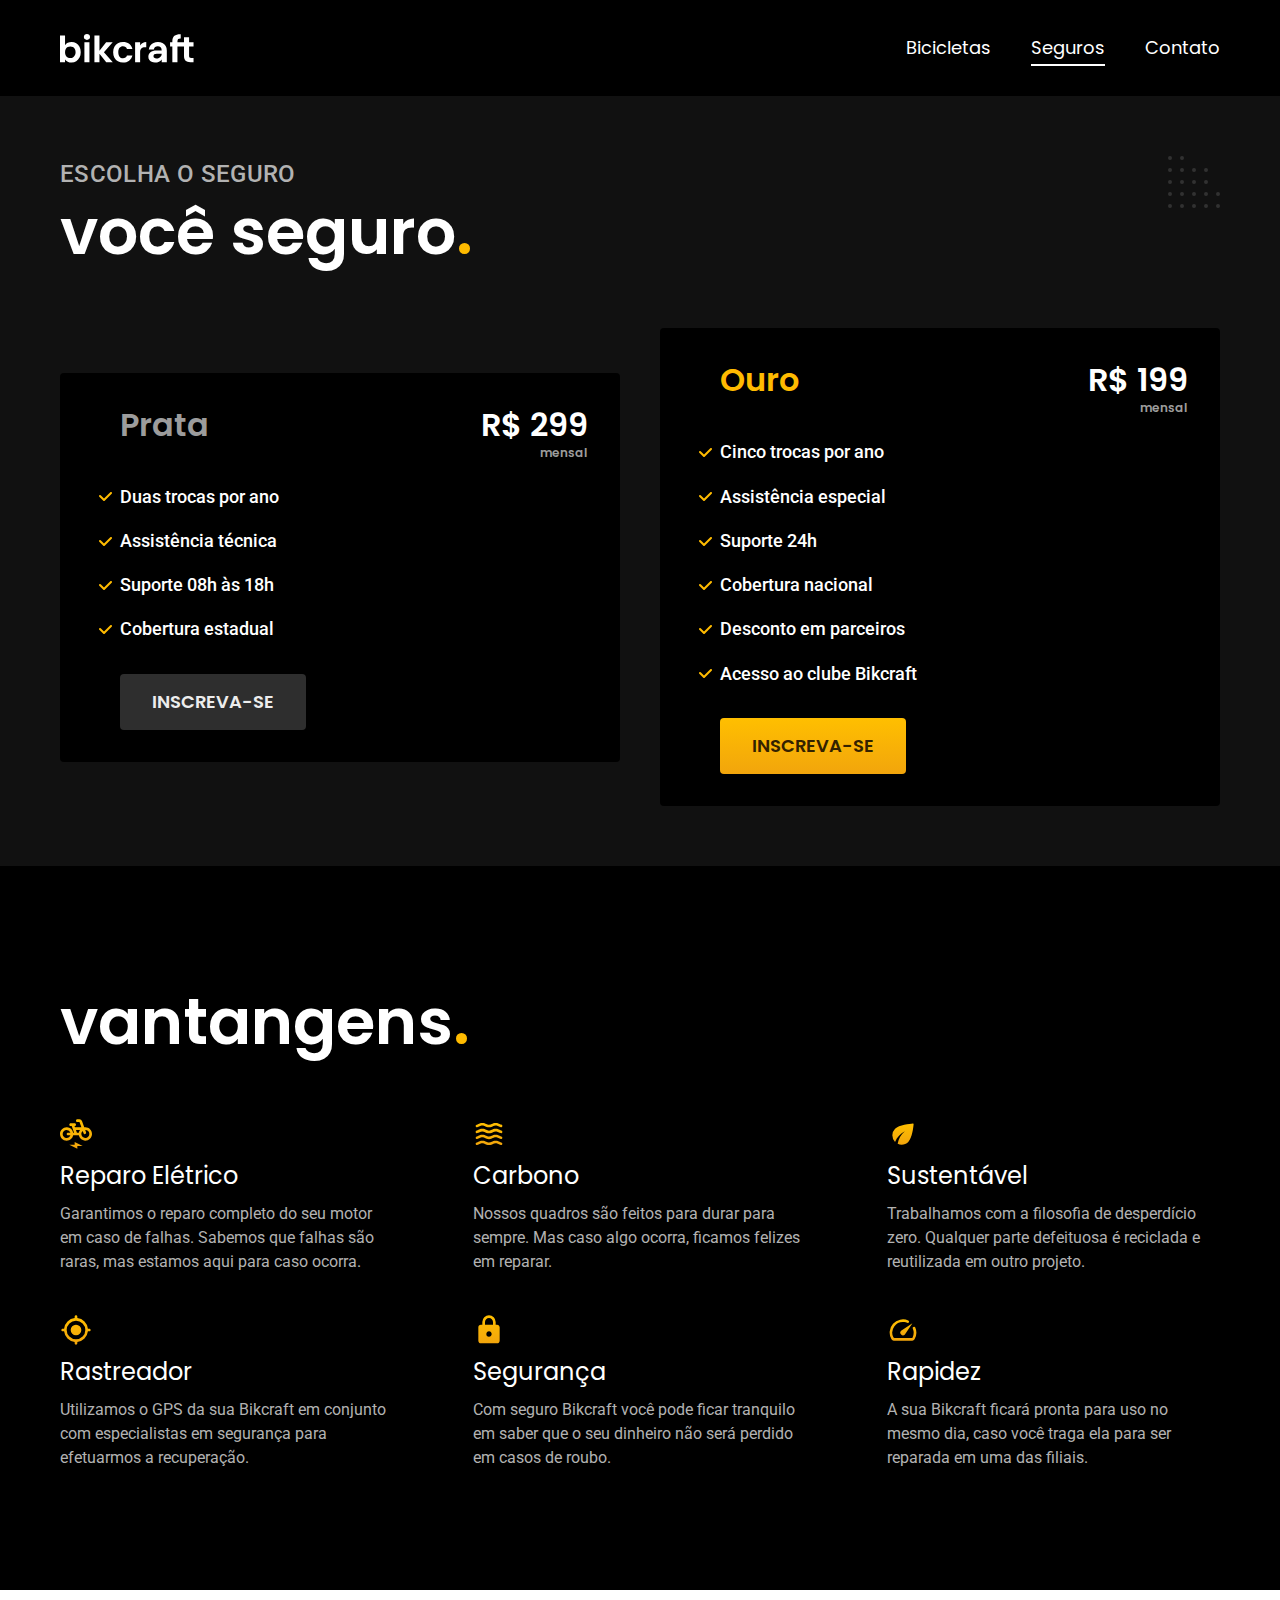
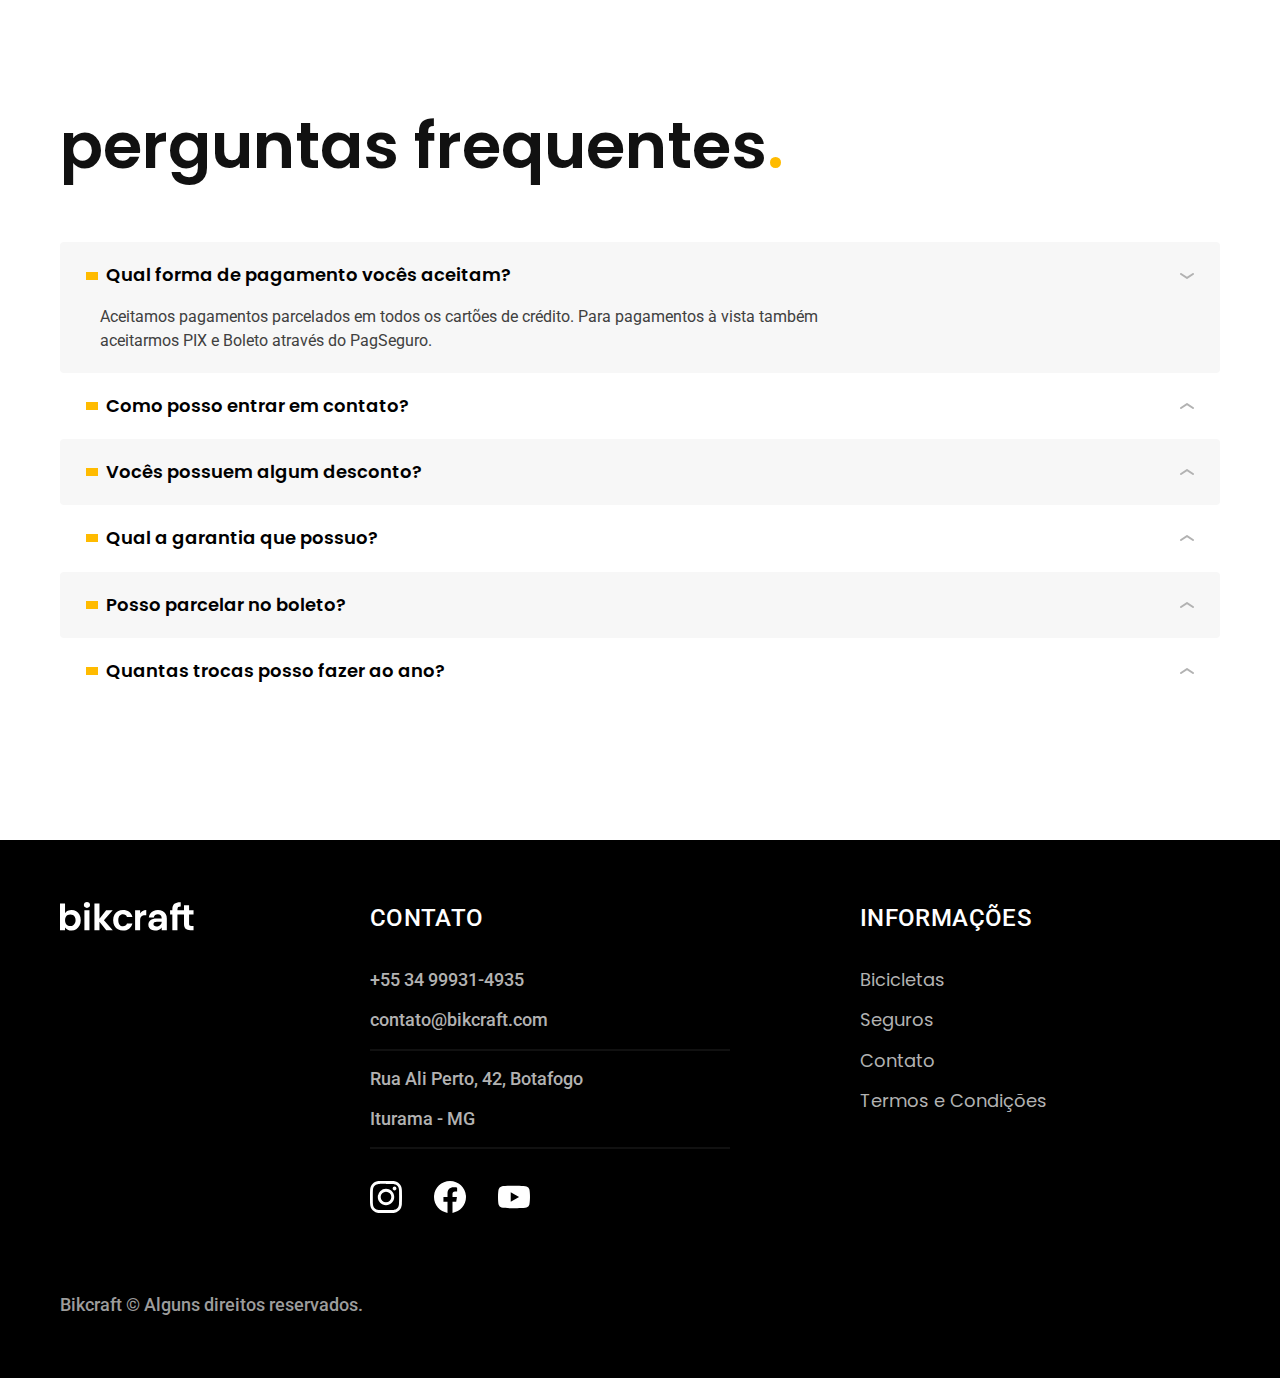
<file: seguros.html>
<!DOCTYPE html>
<html lang="pt-br">

<head>
  <meta charset="UTF-8">
  <meta http-equiv="X-UA-Compatible" content="IE=edge">
  <meta name="viewport" content="width=device-width, initial-scale=1.0">
  <meta name="description" content="Termos e condições.">
  <title>Seguros | Bikcraft</title>
  <link rel="shortcut icon" href="favicon.svg" type="image/svg+xml">
  <link rel="preload" href="./css/style.min.css" as="style">
  <link rel="stylesheet" href="./css/style.min.css">

  <link rel="preconnect" href="https://fonts.googleapis.com">
  <link rel="preconnect" href="https://fonts.gstatic.com" crossorigin>
  <link href="https://fonts.googleapis.com/css2?family=Merriweather:ital,wght@1,900&family=Poppins:wght@400;600&family=Roboto:wght@400;500&display=swap" rel="stylesheet">

  <script>document.documentElement.classList.add('js');</script>

</head>

<body id="seguros">
  <header class="header-bg">
    <div class="header container">
      <a href="./">
        <img src="img/bikcraft.svg" alt="Bikcraft">
      </a>
      <nav aria-label="primaria">
        <ul class="header-menu font-1-m cor-0">
          <li><a href="./bicicletas.html">Bicicletas</a></li>
          <li><a href="./seguros.html">Seguros</a></li>
          <li><a href="./contato.html">Contato</a></li>
        </ul>
      </nav>
    </div>
  </header>

  <main class="seguros-bg">
    <div class="titulo-bg">
      <div class="titulo container">
        <p class="font-2-l-b cor-5">Escolha o seguro</p>
        <h1 class="font-1-xxl cor-0">você seguro<span class="cor-p1">.</span></h1>
      </div>
    </div>


    <div class="seguros container">
      <div class="seguros-item fadeInLeft" data-anime="200">
        <h3 class="font-1-xl cor-6">Prata</h3>
        <span class="font-1-xl cor-0">R$ 299 <span class="font-1-xs cor-6">mensal</span></span>
        <ul class="font-2-m cor-0">
          <li>Duas trocas por ano</li>
          <li>Assistência técnica</li>
          <li>Suporte 08h às 18h</li>
          <li>Cobertura estadual</li>
        </ul>
        <a href="./orcamento.html?tipo=seguro&produto=prata" class="botao secundario">Inscreva-se</a>
      </div>

      <div class="seguros-item fadeInRight" data-anime="400">
        <h3 class="font-1-xl cor-p1">Ouro</h3>
        <span class="font-1-xl cor-0">R$ 199 <span class="font-1-xs cor-6">mensal</span></span>
        <ul class="font-2-m cor-0">
          <li>Cinco trocas por ano</li>
          <li>Assistência especial</li>
          <li>Suporte 24h</li>
          <li>Cobertura nacional</li>
          <li>Desconto em parceiros</li>
          <li>Acesso ao clube Bikcraft</li>
        </ul>
        <a href="./orcamento.html?tipo=seguro&produto=ouro" class="botao">Inscreva-se</a>
      </div>
    </div>


  </main>

  <article class="vantagens-bg">
    <div class="vantagens container">
      <h2 class="font-1-xxl cor-0">vantangens<span class="cor-p1">.</span></h2>
      <ul>
        <li>
          <img src="img/icones/eletrica.svg" alt="">
          <h3 class="font-1-l cor-0">Reparo Elétrico</h3>
          <p class="font-2-s cor-5">Garantimos o reparo completo do seu motor em caso de falhas. Sabemos que falhas são raras, mas estamos aqui para caso ocorra.</p>
        </li>
        <li>
          <img src="img/icones/carbono.svg" alt="">
          <h3 class="font-1-l cor-0">Carbono</h3>
          <p class="font-2-s cor-5">Nossos quadros são feitos para durar para sempre. Mas caso algo ocorra, ficamos felizes em reparar.</p>
        </li>
        <li>
          <img src="img/icones/sustentavel.svg" alt="">
          <h3 class="font-1-l cor-0">Sustentável</h3>
          <p class="font-2-s cor-5">Trabalhamos com a filosofia de desperdício zero. Qualquer parte defeituosa é reciclada e reutilizada em outro projeto.</p>
        </li>
        <li>
          <img src="img/icones/rastreador.svg" alt="">
          <h3 class="font-1-l cor-0">Rastreador</h3>
          <p class="font-2-s cor-5">Utilizamos o GPS da sua Bikcraft em conjunto com especialistas em segurança para efetuarmos a recuperação.</p>
        </li>
        <li>
          <img src="img/icones/seguro.svg" alt="">
          <h3 class="font-1-l cor-0">Segurança</h3>
          <p class="font-2-s cor-5">Com seguro Bikcraft você pode ficar tranquilo em saber que o seu dinheiro não será perdido em casos de roubo.</p>
        </li>
        <li>
          <img src="img/icones/velocidade.svg" alt="">
          <h3 class="font-1-l cor-0">Rapidez</h3>
          <p class="font-2-s cor-5">A sua Bikcraft ficará pronta para uso no mesmo dia, caso você traga ela para ser reparada em uma das filiais.</p>
        </li>
      </ul>
    </div>


  </article>

  <article class="perguntas container">
    <h2 class="font-1-xxl ">perguntas frequentes<span class="cor-p1">.</span></h2>

    <dl>
      <div>
        <dt><button class="font-1-m-b" aria-controls="pergunta1" aria-expanded="true">Qual forma de pagamento vocês aceitam?</button></dt>
        <dd id="pergunta1" class="font-2-s cor-9 ativa">Aceitamos pagamentos parcelados em todos os cartões de crédito. Para pagamentos à vista também aceitarmos PIX e Boleto através do PagSeguro.</dd>
      </div>
      <div>
        <dt><button class="font-1-m-b" aria-controls="pergunta2" aria-expanded="false">Como posso entrar em contato?</button></dt>
        <dd id="pergunta2" class="font-2-s cor-9">Aceitamos pagamentos parcelados em todos os cartões de crédito. Para pagamentos à vista também aceitarmos PIX e Boleto através do PagSeguro.</dd>
      </div>
      <div>
        <dt><button class="font-1-m-b" aria-controls="pergunta3" aria-expanded="false">Vocês possuem algum desconto?</button></dt>
        <dd id="pergunta3" class="font-2-s cor-9">Aceitamos pagamentos parcelados em todos os cartões de crédito. Para pagamentos à vista também aceitarmos PIX e Boleto através do PagSeguro.</dd>
      </div>
      <div>
        <dt><button class="font-1-m-b" aria-controls="pergunta4" aria-expanded="false">Qual a garantia que possuo?</button></dt>
        <dd id="pergunta4" class="font-2-s cor-9">Aceitamos pagamentos parcelados em todos os cartões de crédito. Para pagamentos à vista também aceitarmos PIX e Boleto através do PagSeguro.</dd>
      </div>
      <div>
        <dt><button class="font-1-m-b" aria-controls="pergunta5" aria-expanded="false">Posso parcelar no boleto?</button></dt>
        <dd id="pergunta5" class="font-2-s cor-9">Aceitamos pagamentos parcelados em todos os cartões de crédito. Para pagamentos à vista também aceitarmos PIX e Boleto através do PagSeguro.</dd>
      </div>
      <div>
        <dt><button class="font-1-m-b" aria-controls="pergunta1" aria-expanded="false">Quantas trocas posso fazer ao ano?</button></dt>
        <dd id="pergunta6" class="font-2-s cor-9">Aceitamos pagamentos parcelados em todos os cartões de crédito. Para pagamentos à vista também aceitarmos PIX e Boleto através do PagSeguro.</dd>
      </div>
    </dl>
  </article>

  <footer class="footer-bg">
    <div class="footer container">
      <img src="img/bikcraft.svg" alt="Bikcraft">
      <div class="footer-contato">
        <h3 class="font-2-l-b cor-0">Contato</h3>
        <ul class="font-2-m cor-5">
          <li><a href="tel:+5534999314935">+55 34 99931-4935</a></li>
          <li><a href="mailto:eithor013@gmail.com">contato@bikcraft.com</a></li>
          <li>Rua Ali Perto, 42, Botafogo</li>
          <li>Iturama - MG</li>
        </ul>

        <div class="footer-redes">
          <a href="./">
            <img src="./img/redes/instagram.svg" alt="Instagram">
          </a>
          <a href="./">
            <img src="./img/redes/facebook.svg" alt="Facebook">
          </a>

          <a href="./">
            <img src="./img/redes/youtube.svg" alt="Youtube">
          </a>
        </div>
      </div>
      <div class="footer-informacoes">
        <h3 class="font-2-l-b cor-0">Informações</h3>
        <nav>
          <ul class="font-1-m cor-5">
            <li><a href="./bicicletas.html">Bicicletas</a></li>
            <li><a href="./seguros.html">Seguros</a></li>
            <li><a href="./contato.html">Contato</a></li>
            <li><a href="./termos.html">Termos e Condições</a></li>
          </ul>
        </nav>
      </div>
      <p class="footer-copy font-2-m cor-6">Bikcraft © Alguns direitos reservados.</p>
    </div>
  </footer>

  <script src="./js/plugins/simple-anime.js"></script>
  <script src="./js/script.js"></script>

</body>

</html>
</file>
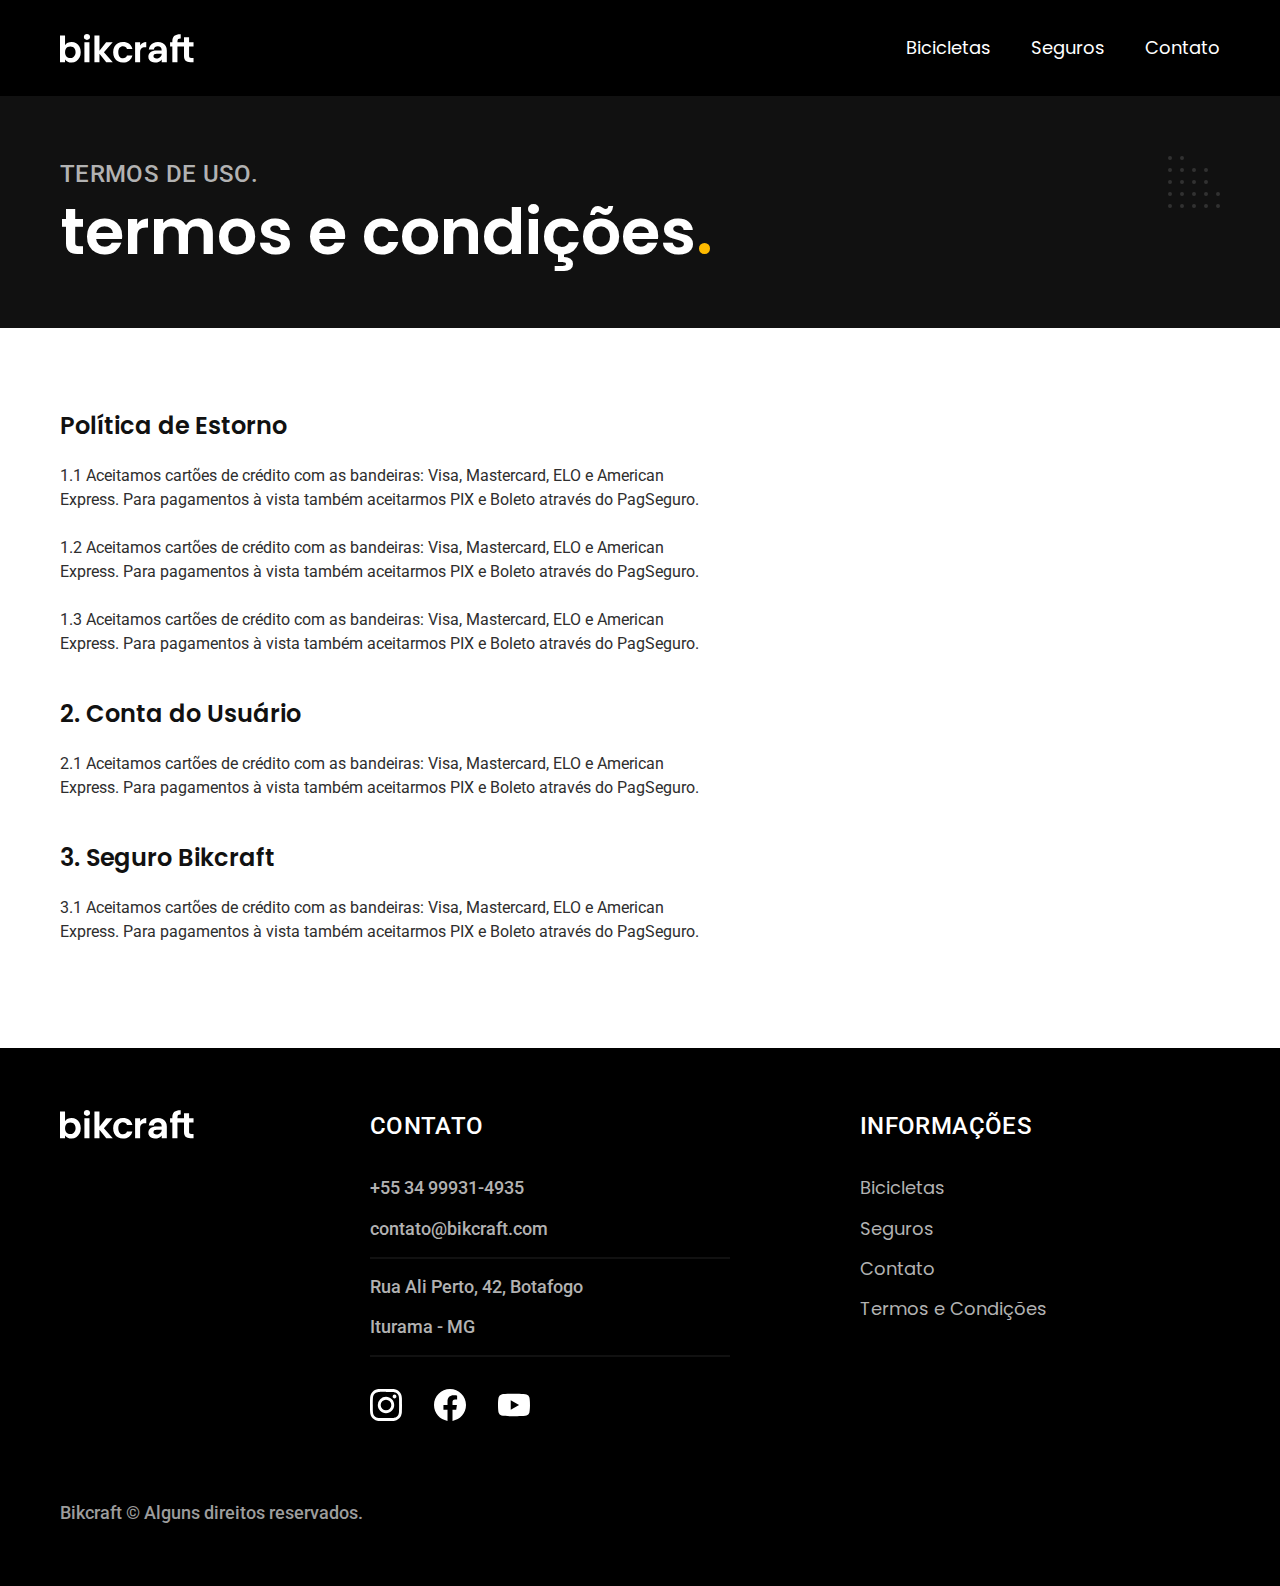
<file: termos.html>
<!DOCTYPE html>
<html lang="pt-br">

<head>
  <meta charset="UTF-8">
  <meta http-equiv="X-UA-Compatible" content="IE=edge">
  <meta name="viewport" content="width=device-width, initial-scale=1.0">
  <meta name="description" content="Termos e condições.">
  <title>Termos e Condições | Bikcraft</title>
  <link rel="shortcut icon" href="favicon.svg" type="image/svg+xml">
  <link rel="preload" href="./css/style.min.css" as="style">
  <link rel="stylesheet" href="./css/style.min.css">

  <link rel="preconnect" href="https://fonts.googleapis.com">
  <link rel="preconnect" href="https://fonts.gstatic.com" crossorigin>
  <link href="https://fonts.googleapis.com/css2?family=Merriweather:ital,wght@1,900&family=Poppins:wght@400;600&family=Roboto:wght@400;500&display=swap" rel="stylesheet">

  <script>document.documentElement.classList.add('js');</script>

</head>

<body id="termos">
  <header class="header-bg">
    <div class="header container">
      <a href="./">
        <img src="img/bikcraft.svg" alt="Bikcraft">
      </a>
      <nav aria-label="primaria">
        <ul class="header-menu font-1-m cor-0">
          <li><a href="./bicicletas.html">Bicicletas</a></li>
          <li><a href="./seguros.html">Seguros</a></li>
          <li><a href="./contato.html">Contato</a></li>
        </ul>
      </nav>
    </div>
  </header>

  <main>
    <div class="titulo-bg">
      <div class="titulo container">
        <p class="font-2-l-b cor-5">Termos de uso.</p>
        <h1 class="font-1-xxl cor-0">termos e condições<span class="cor-p1">.</span></h1>
      </div>
    </div>

    <div class="termos font-2-s cor-10 container ">
      <h2 class="font-1-l cor-11">Política de Estorno</h2>
      <p>
        1.1 Aceitamos cartões de crédito com as bandeiras: Visa, Mastercard, ELO e American Express. Para pagamentos à vista também aceitarmos PIX e Boleto através do PagSeguro.
      </p>
      <p>
        1.2 Aceitamos cartões de crédito com as bandeiras: Visa, Mastercard, ELO e American Express. Para pagamentos à vista também aceitarmos PIX e Boleto através do PagSeguro.
      </p>
      <p>
        1.3 Aceitamos cartões de crédito com as bandeiras: Visa, Mastercard, ELO e American Express. Para pagamentos à vista também aceitarmos PIX e Boleto através do PagSeguro.
      </p>
      <h2 class="font-1-l cor-11">2. Conta do Usuário</h2>
      <p>
        2.1 Aceitamos cartões de crédito com as bandeiras: Visa, Mastercard, ELO e American Express. Para pagamentos à vista também aceitarmos PIX e Boleto através do PagSeguro.
      </p>
      <h2 class="font-1-l cor-11">3. Seguro Bikcraft</h2>
      <p>
        3.1 Aceitamos cartões de crédito com as bandeiras: Visa, Mastercard, ELO e American Express. Para pagamentos à vista também aceitarmos PIX e Boleto através do PagSeguro.
      </p>
    </div>
  </main>


  <footer class="footer-bg">
    <div class="footer container">
      <img src="img/bikcraft.svg" alt="Bikcraft">
      <div class="footer-contato">
        <h3 class="font-2-l-b cor-0">Contato</h3>
        <ul class="font-2-m cor-5">
          <li><a href="tel:+5534999314935">+55 34 99931-4935</a></li>
          <li><a href="mailto:eithor013@gmail.com">contato@bikcraft.com</a></li>
          <li>Rua Ali Perto, 42, Botafogo</li>
          <li>Iturama - MG</li>
        </ul>

        <div class="footer-redes">
          <a href="./">
            <img src="./img/redes/instagram.svg" alt="Instagram">
          </a>
          <a href="./">
            <img src="./img/redes/facebook.svg" alt="Facebook">
          </a>

          <a href="./">
            <img src="./img/redes/youtube.svg" alt="Youtube">
          </a>
        </div>
      </div>
      <div class="footer-informacoes">
        <h3 class="font-2-l-b cor-0">Informações</h3>
        <nav>
          <ul class="font-1-m cor-5">
            <li><a href="./bicicletas.html">Bicicletas</a></li>
            <li><a href="./seguros.html">Seguros</a></li>
            <li><a href="./contato.html">Contato</a></li>
            <li><a href="./termos.html">Termos e Condições</a></li>
          </ul>
        </nav>
      </div>
      <p class="footer-copy font-2-m cor-6">Bikcraft © Alguns direitos reservados.</p>
    </div>
  </footer>

  <script src="./js/script.js"></script>

</body>

</html>
</file>
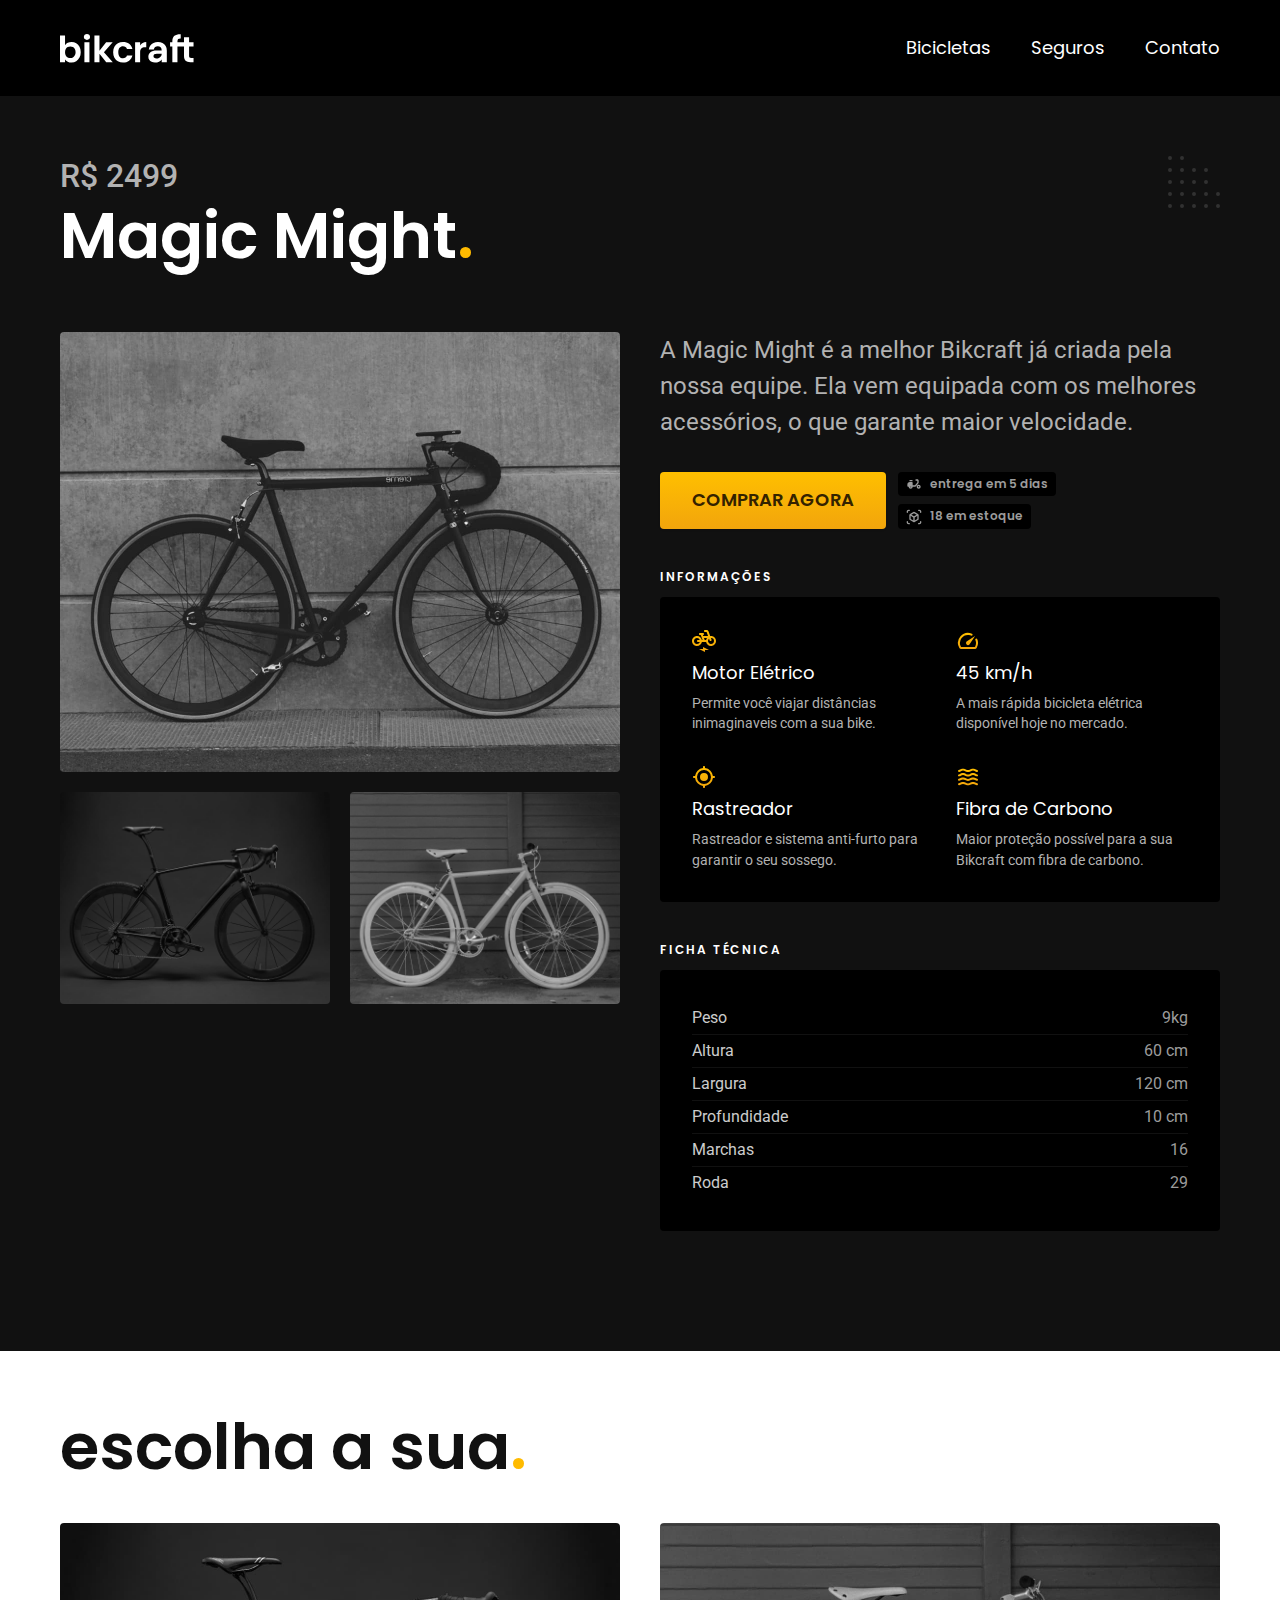
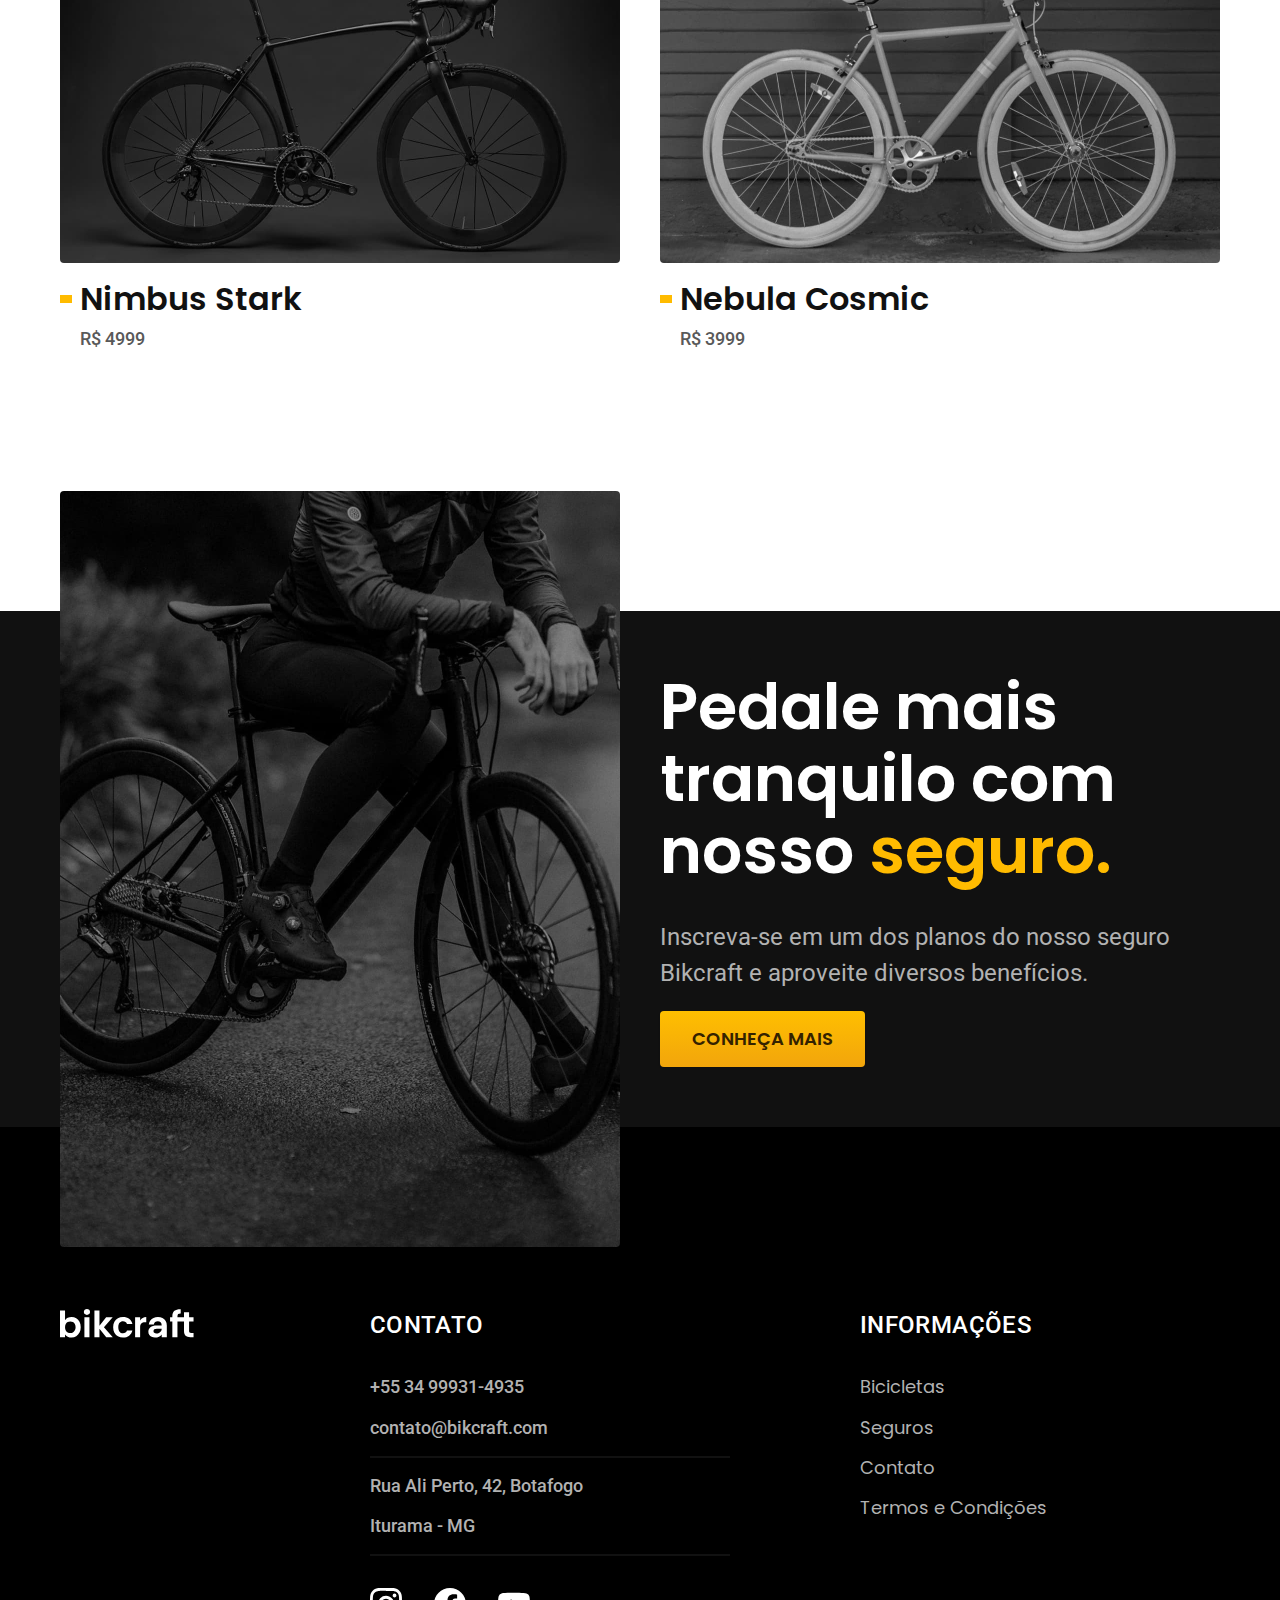
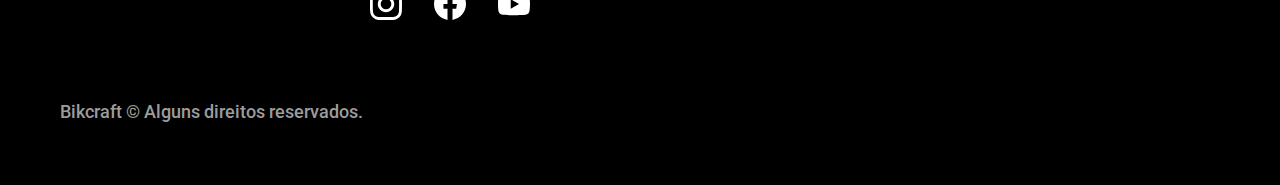
<file: bicicletas/magic.html>
<!DOCTYPE html>
<html lang="pt-br">

<head>
  <meta charset="UTF-8">
  <meta http-equiv="X-UA-Compatible" content="IE=edge">
  <meta name="viewport" content="width=device-width, initial-scale=1.0">
  <meta name="description" content="Termos e condições.">
  <title>Magic | Bikcraft</title>
  <link rel="shortcut icon" href="../favicon.svg" type="image/svg+xml">

  <link rel="stylesheet" href="../css/style.min.css">

  <link rel="preconnect" href="https://fonts.googleapis.com">
  <link rel="preconnect" href="https://fonts.gstatic.com" crossorigin>
  <link href="https://fonts.googleapis.com/css2?family=Merriweather:ital,wght@1,900&family=Poppins:wght@400;600&family=Roboto:wght@400;500&display=swap" rel="stylesheet">

  <script>document.documentElement.classList.add('js');</script>

</head>

<body id="bicicleta">
  <header class="header-bg">
    <div class="header container">
      <a href="../">
        <img src="/img/bikcraft.svg" alt="Bikcraft">
      </a>
      <nav aria-label="primaria">
        <ul class="header-menu font-1-m cor-0">
          <li><a href="../bicicletas.html">Bicicletas</a></li>
          <li><a href="../seguros.html">Seguros</a></li>
          <li><a href="../contato.html">Contato</a></li>
        </ul>
      </nav>
    </div>
  </header>

  <main class="titulo-bg">

    <div class="titulo container">
      <p class="font-2-xl cor-5">R$ 2499</p>
      <h1 class="font-1-xxl cor-0">Magic Might<span class="cor-p1">.</span></h1>
    </div>


    <div class="bicicleta container">
      <div class="bicicleta-imagens">
        <img src="../img/bicicleta/nimbus2.jpg" alt="Bicicleta 1">
        <img src="../img/bicicleta/nimbus1.jpg" alt="Bicicleta 2">
        <img src="../img/bicicleta/nimbus3.jpg" alt="Bicicleta 3">
      </div>

      <div class="bicicleta-conteudo">
        <p class="font-2-l cor-5">A Magic Might é a melhor Bikcraft já criada pela nossa equipe. Ela vem equipada com os melhores acessórios, o que garante maior velocidade.</p>

        <div class="bicicleta-comprar">
          <a class="botao" href="../orcamento.html?tipo=bikcraft&produto=magic">Comprar agora</a>
          <span class="font-1-xs cor-6"><img src="../img/icones/entrega.svg" alt=""> entrega em 5 dias</span>
          <span class="font-1-xs cor-6"><img src="../img/icones/estoque.svg" alt=""> 18 em estoque</span>
        </div>


        <h2 class="font-1-xs cor-0">Informações</h2>
        <ul class="bicicleta-informacoes">
          <li>
            <img src="../img/icones/eletrica.svg" alt="">
            <h3 class="font-1-m cor-0">Motor Elétrico</h3>
            <p class="font-2-xs cor-5">Permite você viajar distâncias inimaginaveis com a sua bike.</p>
          </li>
          <li>
            <img src="../img/icones/velocidade.svg" alt="">
            <h3 class="font-1-m cor-0">45 km/h</h3>
            <p class="font-2-xs cor-5">A mais rápida bicicleta elétrica disponível hoje no mercado.</p>
          </li>
          <li>
            <img src="../img/icones/rastreador.svg" alt="">
            <h3 class="font-1-m cor-0">Rastreador</h3>
            <p class="font-2-xs cor-5">Rastreador e sistema anti-furto para garantir o seu sossego.</p>
          </li>
          <li>
            <img src="../img/icones/carbono.svg" alt="">
            <h3 class="font-1-m cor-0">Fibra de Carbono</h3>
            <p class="font-2-xs cor-5">Maior proteção possível para a sua Bikcraft com fibra de carbono.</p>
          </li>
        </ul>

        <h2 class="font-1-xs cor-0">Ficha Técnica</h2>
        <ul class="bicicleta-ficha font-2-s cor-4">
          <li>Peso <span>9kg</span></li>
          <li>Altura <span>60 cm</span></li>
          <li>Largura <span>120 cm</span></li>
          <li>Profundidade <span>10 cm</span></li>
          <li>Marchas <span>16</span></li>
          <li>Roda <span>29</span></li>
        </ul>
      </div>
    </div>

  </main>

  <article class="bicicletas-lista container">
    <h2 class="font-1-xxl">escolha a sua<span class="cor-p1">.</span></h2>

    <ul>
      <li>
        <a href="./magic.html">
          <img src="../img/bicicletas/nimbus.jpg" alt="Bicicleta preta">
          <h3 class="font-1-xl">Nimbus Stark</h3>
          <span class="font-2-m cor-8">R$ 4999</span>
        </a>
      </li>

      <li>
        <a href="./nebula.html">
          <img src="../img/bicicletas/nebula.jpg" alt="Bicicleta preta">
          <h3 class="font-1-xl">Nebula Cosmic</h3>
          <span class="font-2-m cor-8">R$ 3999</span>
        </a>
      </li>
    </ul>

  </article>

  <article class="seguro-bg">
    <div class="seguro container">
      <div class="seguro-imagem">
        <img src="../img/fotos/seguros.jpg" alt="Pessoa parada em cima de uma bicicleta">
      </div>
      <div class="seguro-conteudo">
        <h2 class="font-1-xxl cor-0">Pedale mais tranquilo com nosso <span class="cor-p1">seguro.</span></h2>
        <p class="font-2-l cor-5">Inscreva-se em um dos planos do nosso seguro Bikcraft e aproveite diversos benefícios.</p>
        <a class="botao" href="../seguros.html">Conheça Mais</a>
      </div>
    </div>
  </article>

  <footer class="footer-bg">
    <div class="footer container">
      <img src="../img/bikcraft.svg" alt="Bikcraft">
      <div class="footer-contato">
        <h3 class="font-2-l-b cor-0">Contato</h3>
        <ul class="font-2-m cor-5">
          <li><a href="tel:+5534999314935">+55 34 99931-4935</a></li>
          <li><a href="mailto:eithor013@gmail.com">contato@bikcraft.com</a></li>
          <li>Rua Ali Perto, 42, Botafogo</li>
          <li>Iturama - MG</li>
        </ul>

        <div class="footer-redes">
          <a href="../">
            <img src="../img/redes/instagram.svg" alt="Instagram">
          </a>
          <a href="../">
            <img src="../img/redes/facebook.svg" alt="Facebook">
          </a>

          <a href="../">
            <img src="../img/redes/youtube.svg" alt="Youtube">
          </a>
        </div>
      </div>
      <div class="footer-informacoes">
        <h3 class="font-2-l-b cor-0">Informações</h3>
        <nav>
          <ul class="font-1-m cor-5">
            <li><a href="../bicicletas.html">Bicicletas</a></li>
            <li><a href="../seguros.html">Seguros</a></li>
            <li><a href="../contato.html">Contato</a></li>
            <li><a href="../termos.html">Termos e Condições</a></li>
          </ul>
        </nav>
      </div>
      <p class="footer-copy font-2-m cor-6">Bikcraft © Alguns direitos reservados.</p>
    </div>
  </footer>

  <script src="../js/script.js"></script>

</body>

</html>
</file>
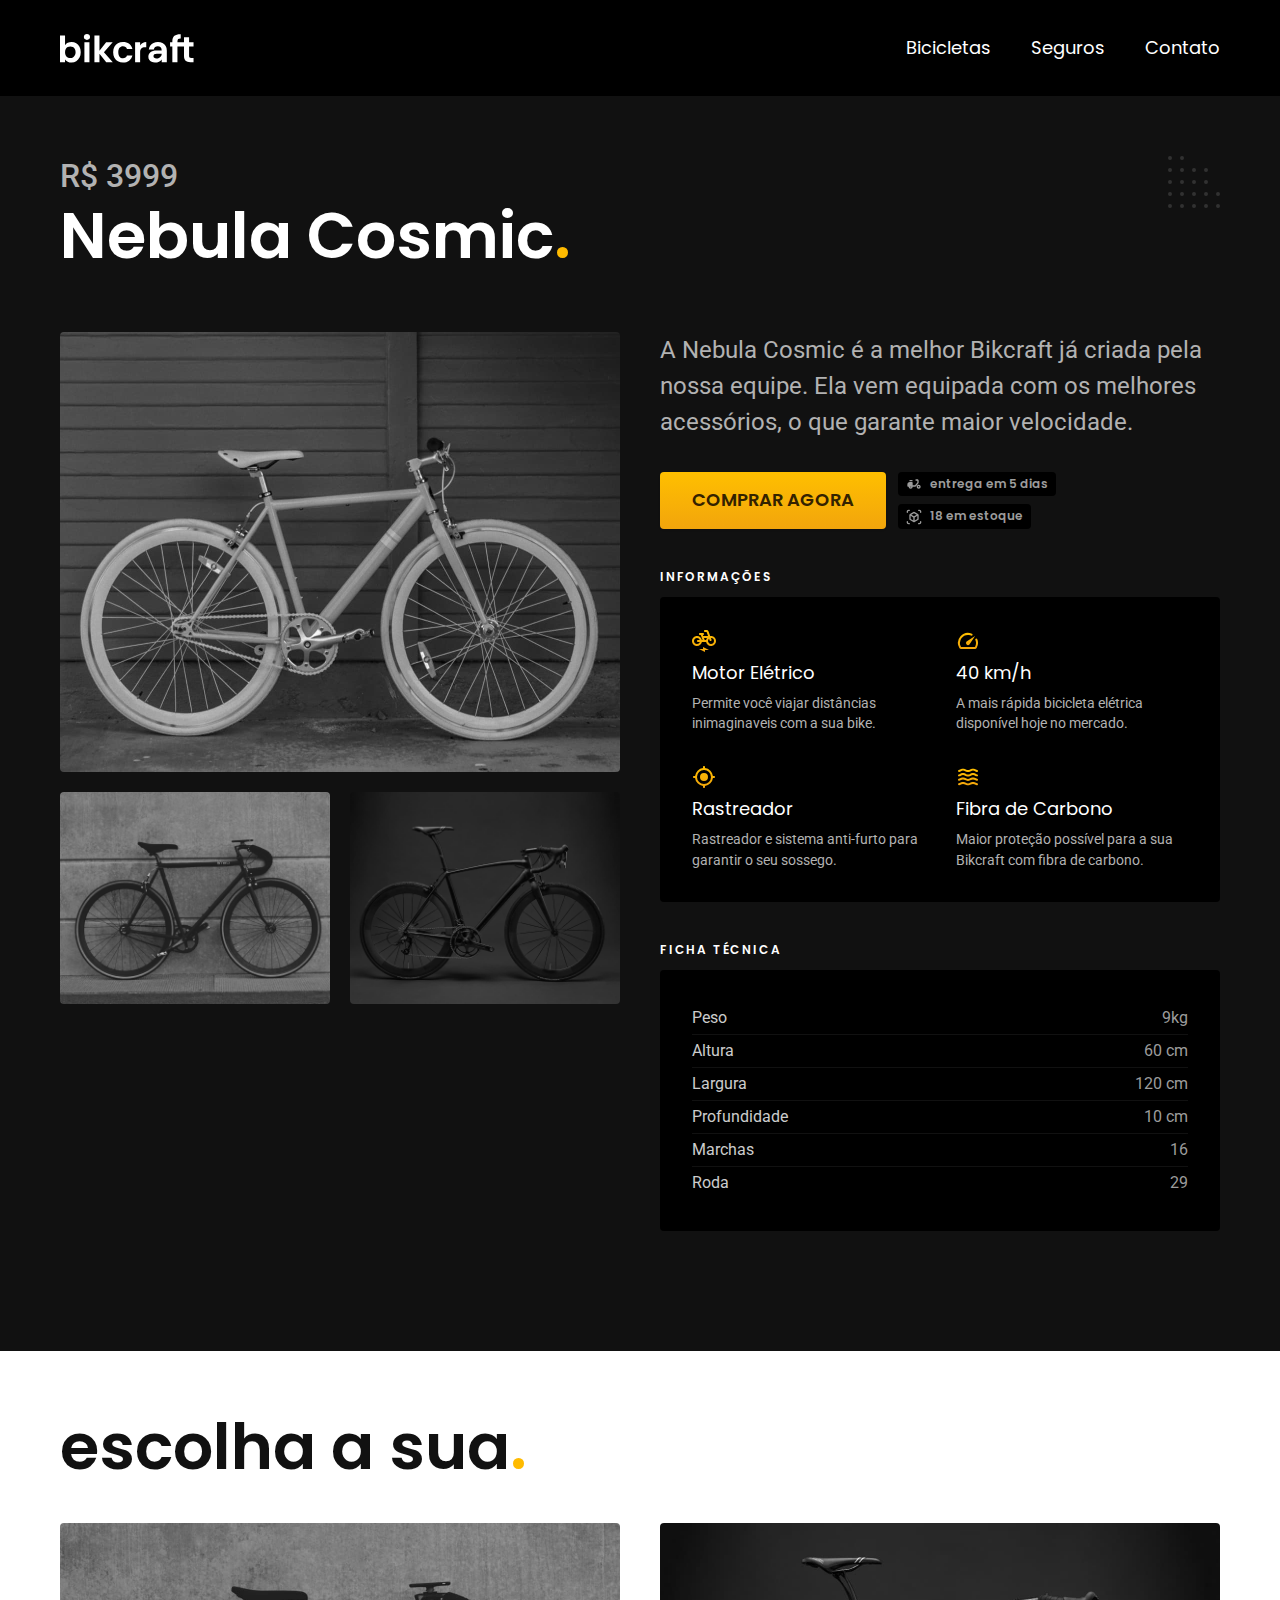
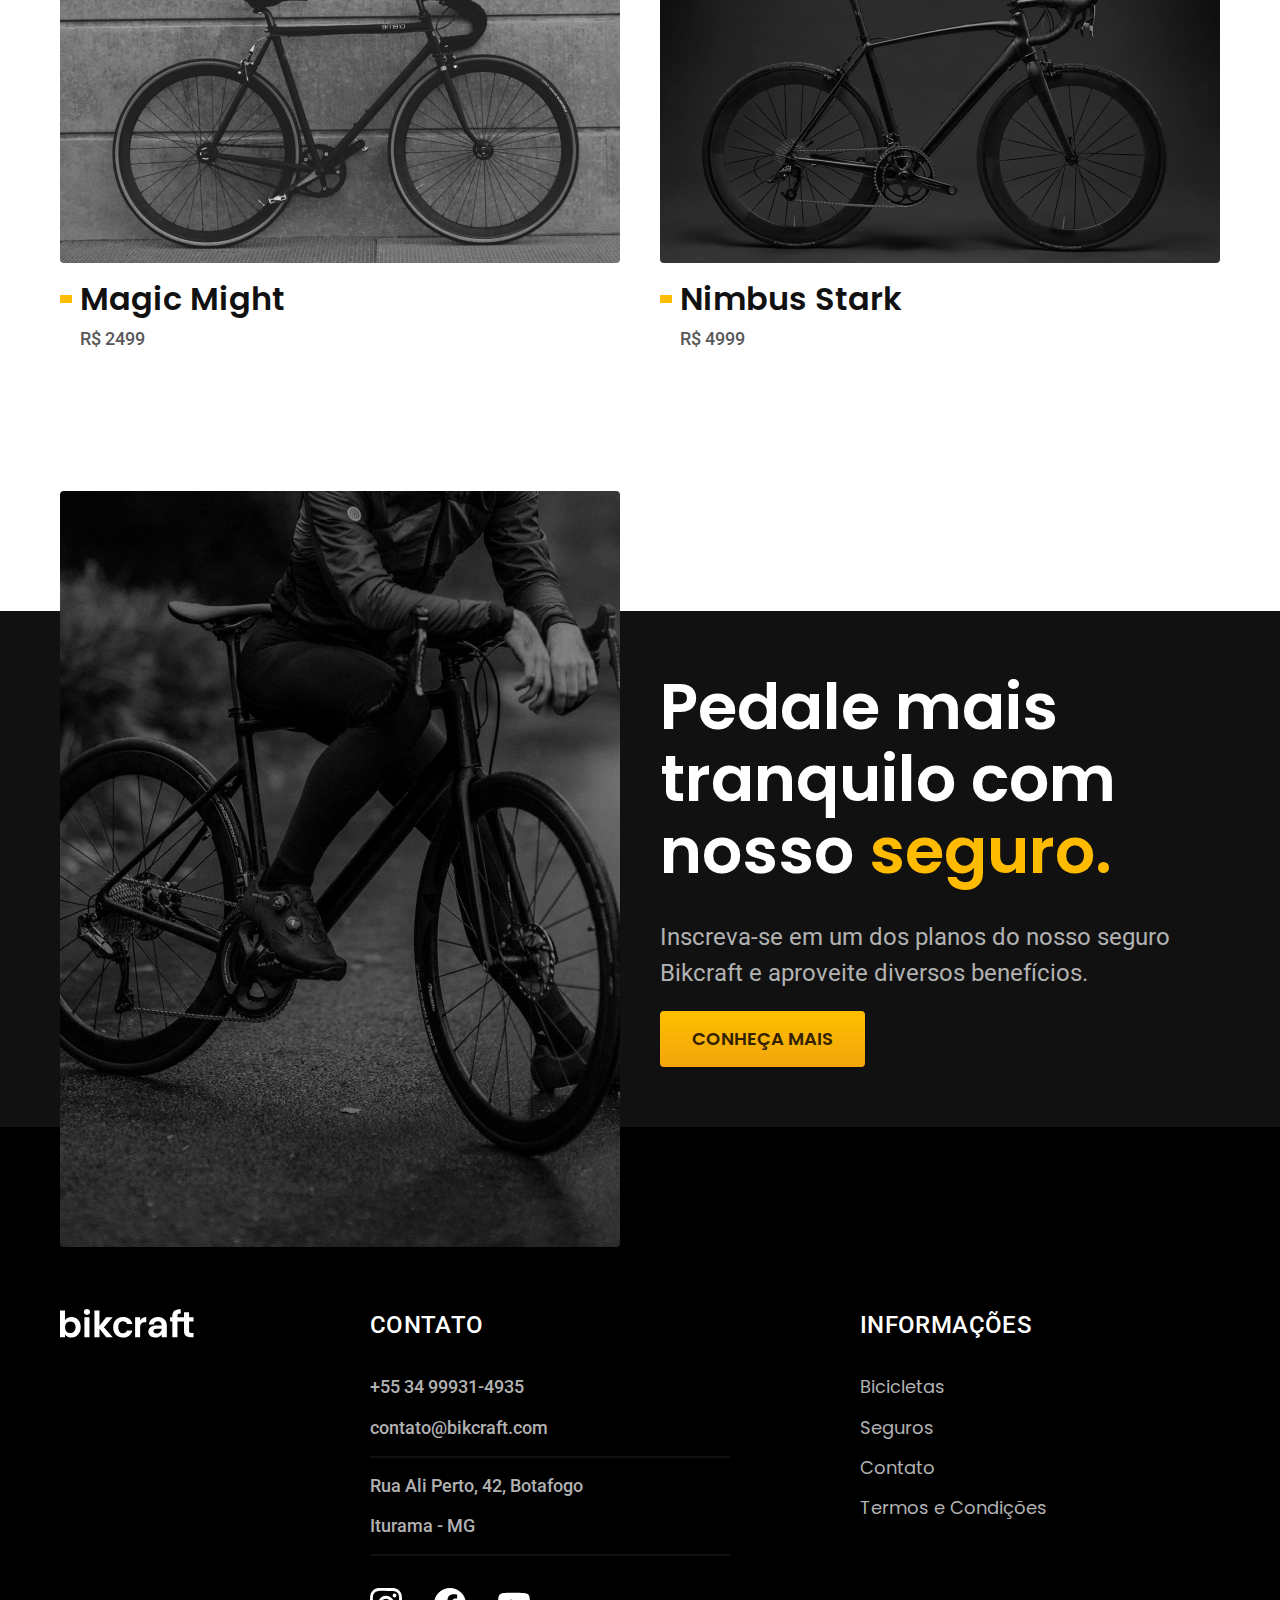
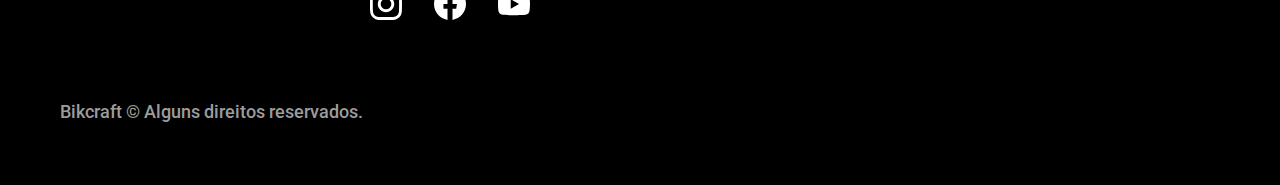
<file: bicicletas/nebula.html>
<!DOCTYPE html>
<html lang="pt-br">

<head>
  <meta charset="UTF-8">
  <meta http-equiv="X-UA-Compatible" content="IE=edge">
  <meta name="viewport" content="width=device-width, initial-scale=1.0">
  <meta name="description" content="Termos e condições.">
  <title>Nebula | Bikcraft</title>
  <link rel="shortcut icon" href="../favicon.svg" type="image/svg+xml">

  <link rel="stylesheet" href="../css/style.min.css">

  <link rel="preconnect" href="https://fonts.googleapis.com">
  <link rel="preconnect" href="https://fonts.gstatic.com" crossorigin>
  <link href="https://fonts.googleapis.com/css2?family=Merriweather:ital,wght@1,900&family=Poppins:wght@400;600&family=Roboto:wght@400;500&display=swap" rel="stylesheet">

  <script>document.documentElement.classList.add('js');</script>

</head>

<body id="bicicleta">
  <header class="header-bg">
    <div class="header container">
      <a href="../">
        <img src="/img/bikcraft.svg" alt="Bikcraft">
      </a>
      <nav aria-label="primaria">
        <ul class="header-menu font-1-m cor-0">
          <li><a href="../bicicletas.html">Bicicletas</a></li>
          <li><a href="../seguros.html">Seguros</a></li>
          <li><a href="../contato.html">Contato</a></li>
        </ul>
      </nav>
    </div>
  </header>

  <main class="titulo-bg">

    <div class="titulo container">
      <p class="font-2-xl cor-5">R$ 3999</p>
      <h1 class="font-1-xxl cor-0">Nebula Cosmic<span class="cor-p1">.</span></h1>
    </div>


    <div class="bicicleta container">
      <div class="bicicleta-imagens">
        <img src="../img/bicicleta/nimbus3.jpg" alt="Bicicleta 1">
        <img src="../img/bicicleta/nimbus2.jpg" alt="Bicicleta 2">
        <img src="../img/bicicleta/nimbus1.jpg" alt="Bicicleta 3">
      </div>

      <div class="bicicleta-conteudo">
        <p class="font-2-l cor-5">A Nebula Cosmic é a melhor Bikcraft já criada pela nossa equipe. Ela vem equipada com os melhores acessórios, o que garante maior velocidade.</p>

        <div class="bicicleta-comprar">
          <a class="botao" href="../orcamento.html?tipo=bikcraft&produto=nebula">Comprar agora</a>
          <span class="font-1-xs cor-6"><img src="../img/icones/entrega.svg" alt=""> entrega em 5 dias</span>
          <span class="font-1-xs cor-6"><img src="../img/icones/estoque.svg" alt=""> 18 em estoque</span>
        </div>


        <h2 class="font-1-xs cor-0">Informações</h2>
        <ul class="bicicleta-informacoes">
          <li>
            <img src="../img/icones/eletrica.svg" alt="">
            <h3 class="font-1-m cor-0">Motor Elétrico</h3>
            <p class="font-2-xs cor-5">Permite você viajar distâncias inimaginaveis com a sua bike.</p>
          </li>
          <li>
            <img src="../img/icones/velocidade.svg" alt="">
            <h3 class="font-1-m cor-0">40 km/h</h3>
            <p class="font-2-xs cor-5">A mais rápida bicicleta elétrica disponível hoje no mercado.</p>
          </li>
          <li>
            <img src="../img/icones/rastreador.svg" alt="">
            <h3 class="font-1-m cor-0">Rastreador</h3>
            <p class="font-2-xs cor-5">Rastreador e sistema anti-furto para garantir o seu sossego.</p>
          </li>
          <li>
            <img src="../img/icones/carbono.svg" alt="">
            <h3 class="font-1-m cor-0">Fibra de Carbono</h3>
            <p class="font-2-xs cor-5">Maior proteção possível para a sua Bikcraft com fibra de carbono.</p>
          </li>
        </ul>

        <h2 class="font-1-xs cor-0">Ficha Técnica</h2>
        <ul class="bicicleta-ficha font-2-s cor-4">
          <li>Peso <span>9kg</span></li>
          <li>Altura <span>60 cm</span></li>
          <li>Largura <span>120 cm</span></li>
          <li>Profundidade <span>10 cm</span></li>
          <li>Marchas <span>16</span></li>
          <li>Roda <span>29</span></li>
        </ul>
      </div>
    </div>

  </main>

  <article class="bicicletas-lista container">
    <h2 class="font-1-xxl">escolha a sua<span class="cor-p1">.</span></h2>

    <ul>
      <li>
        <a href="./magic.html">
          <img src="../img/bicicletas/magic.jpg" alt="Bicicleta preta">
          <h3 class="font-1-xl">Magic Might</h3>
          <span class="font-2-m cor-8">R$ 2499</span>
        </a>
      </li>

      <li>
        <a href="./nimbus.html">
          <img src="../img/bicicletas/nimbus.jpg" alt="Bicicleta preta">
          <h3 class="font-1-xl">Nimbus Stark</h3>
          <span class="font-2-m cor-8">R$ 4999</span>
        </a>
      </li>
    </ul>

  </article>

  <article class="seguro-bg">
    <div class="seguro container">
      <div class="seguro-imagem">
        <img src="../img/fotos/seguros.jpg" alt="Pessoa parada em cima de uma bicicleta">
      </div>
      <div class="seguro-conteudo">
        <h2 class="font-1-xxl cor-0">Pedale mais tranquilo com nosso <span class="cor-p1">seguro.</span></h2>
        <p class="font-2-l cor-5">Inscreva-se em um dos planos do nosso seguro Bikcraft e aproveite diversos benefícios.</p>
        <a class="botao" href="../seguros.html">Conheça Mais</a>
      </div>
    </div>
  </article>

  <footer class="footer-bg">
    <div class="footer container">
      <img src="../img/bikcraft.svg" alt="Bikcraft">
      <div class="footer-contato">
        <h3 class="font-2-l-b cor-0">Contato</h3>
        <ul class="font-2-m cor-5">
          <li><a href="tel:+5534999314935">+55 34 99931-4935</a></li>
          <li><a href="mailto:eithor013@gmail.com">contato@bikcraft.com</a></li>
          <li>Rua Ali Perto, 42, Botafogo</li>
          <li>Iturama - MG</li>
        </ul>

        <div class="footer-redes">
          <a href="../">
            <img src="../img/redes/instagram.svg" alt="Instagram">
          </a>
          <a href="../">
            <img src="../img/redes/facebook.svg" alt="Facebook">
          </a>

          <a href="../">
            <img src="../img/redes/youtube.svg" alt="Youtube">
          </a>
        </div>
      </div>
      <div class="footer-informacoes">
        <h3 class="font-2-l-b cor-0">Informações</h3>
        <nav>
          <ul class="font-1-m cor-5">
            <li><a href="../bicicletas.html">Bicicletas</a></li>
            <li><a href="../seguros.html">Seguros</a></li>
            <li><a href="../contato.html">Contato</a></li>
            <li><a href="../termos.html">Termos e Condições</a></li>
          </ul>
        </nav>
      </div>
      <p class="footer-copy font-2-m cor-6">Bikcraft © Alguns direitos reservados.</p>
    </div>
  </footer>

  <script src="../js/script.js"></script>

</body>

</html>
</file>
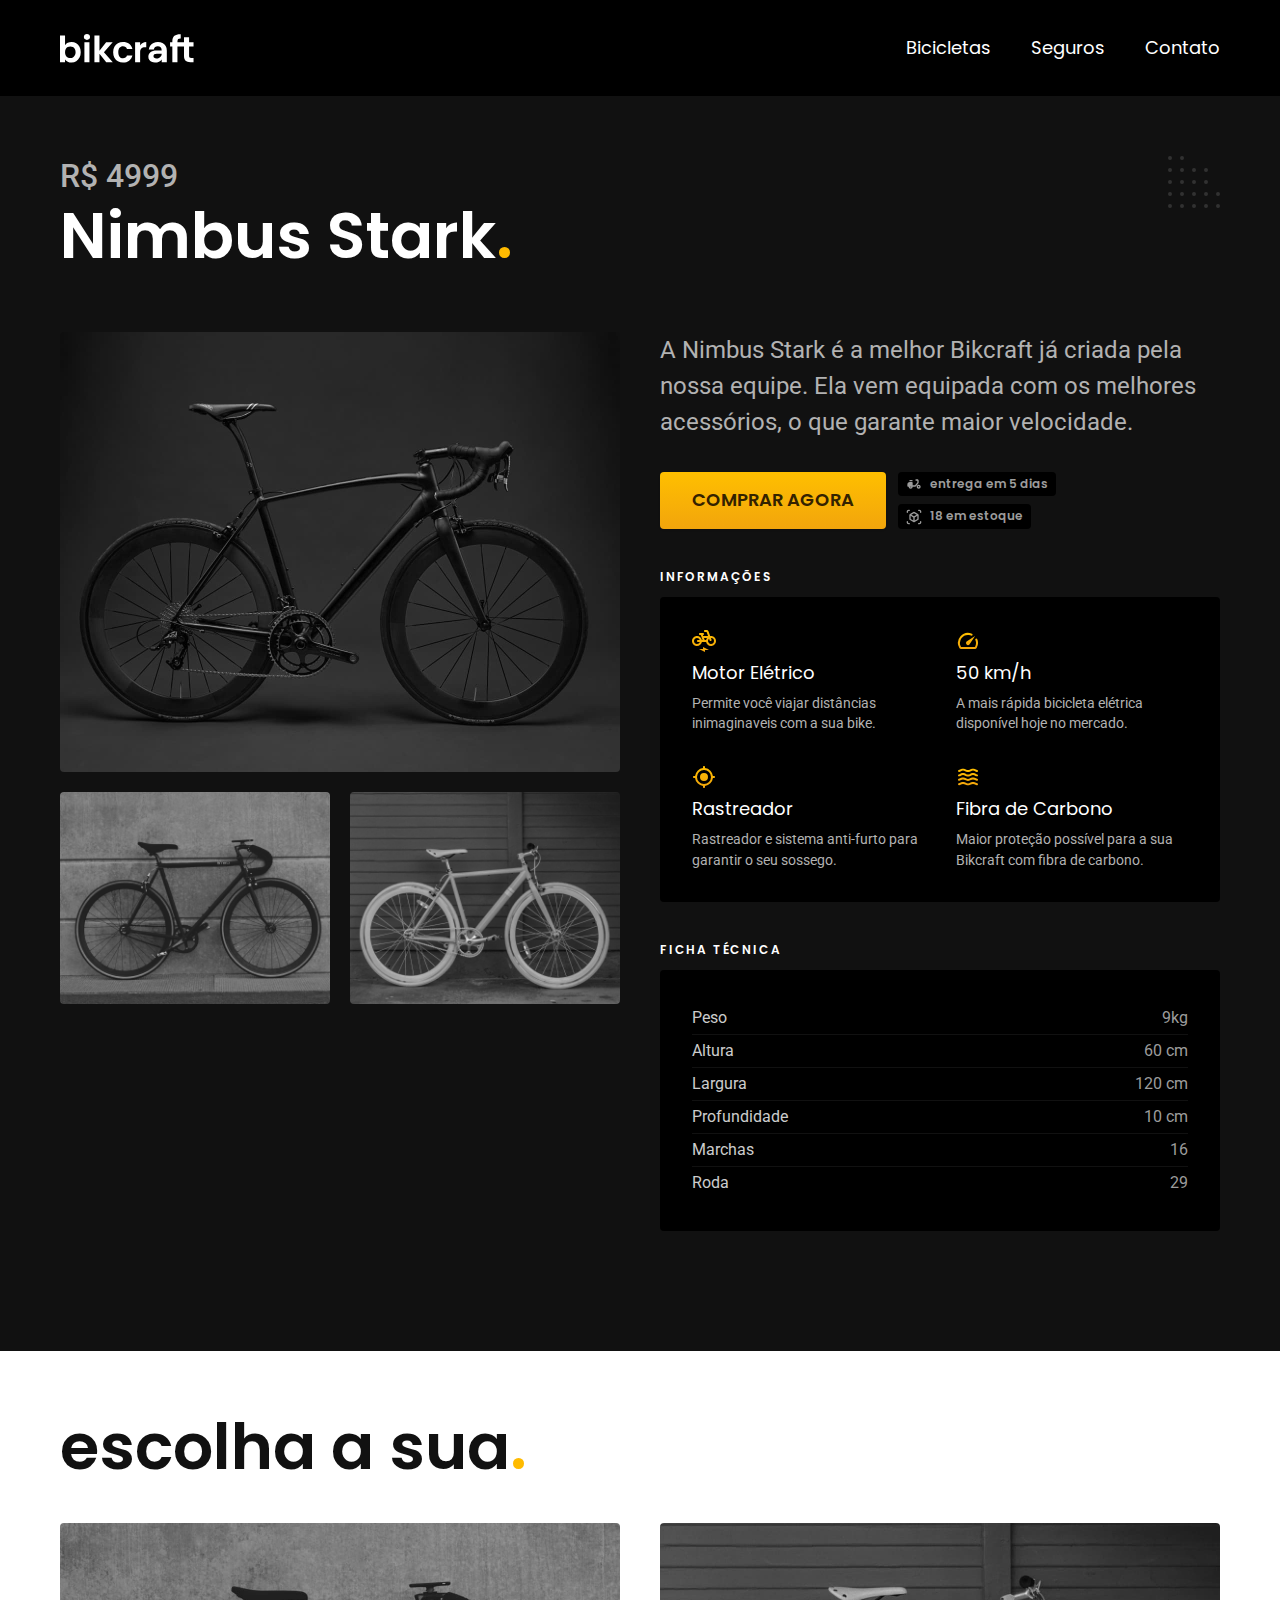
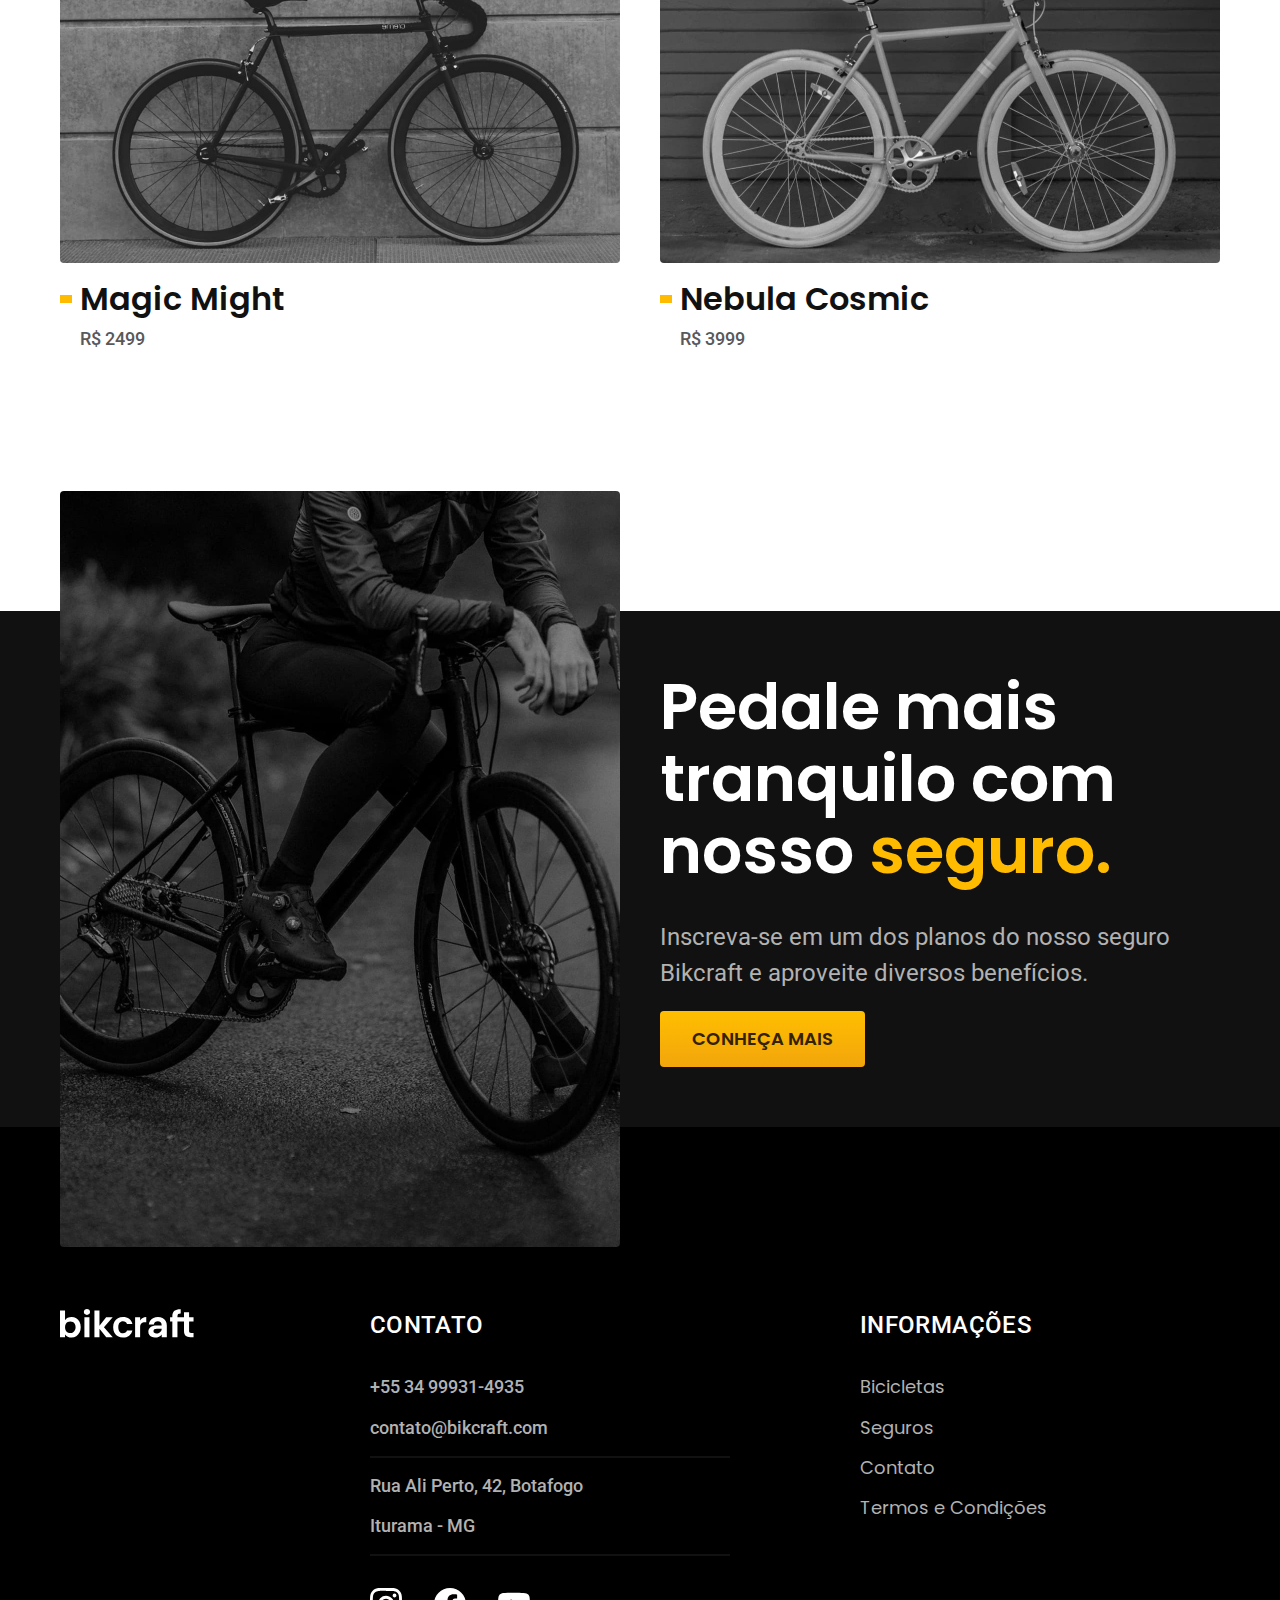
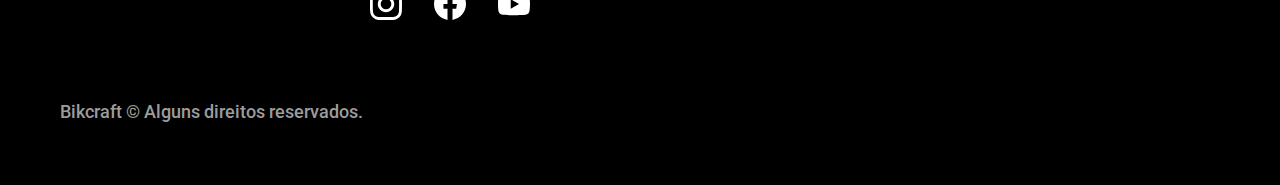
<file: bicicletas/nimbus.html>
<!DOCTYPE html>
<html lang="pt-br">

<head>
  <meta charset="UTF-8">
  <meta http-equiv="X-UA-Compatible" content="IE=edge">
  <meta name="viewport" content="width=device-width, initial-scale=1.0">
  <meta name="description" content="Termos e condições.">
  <title>Nimbus | Bikcraft</title>
  <link rel="shortcut icon" href="../favicon.svg" type="image/svg+xml">

  <link rel="stylesheet" href="../css/style.min.css">

  <link rel="preconnect" href="https://fonts.googleapis.com">
  <link rel="preconnect" href="https://fonts.gstatic.com" crossorigin>
  <link href="https://fonts.googleapis.com/css2?family=Merriweather:ital,wght@1,900&family=Poppins:wght@400;600&family=Roboto:wght@400;500&display=swap" rel="stylesheet">

  <script>document.documentElement.classList.add('js');</script>

</head>

<body id="bicicleta">
  <header class="header-bg">
    <div class="header container">
      <a href="../">
        <img src="/img/bikcraft.svg" alt="Bikcraft">
      </a>
      <nav aria-label="primaria">
        <ul class="header-menu font-1-m cor-0">
          <li><a href="../bicicletas.html">Bicicletas</a></li>
          <li><a href="../seguros.html">Seguros</a></li>
          <li><a href="../contato.html">Contato</a></li>
        </ul>
      </nav>
    </div>
  </header>

  <main class="titulo-bg">

    <div class="titulo container">
      <p class="font-2-xl cor-5">R$ 4999</p>
      <h1 class="font-1-xxl cor-0">Nimbus Stark<span class="cor-p1">.</span></h1>
    </div>


    <div class="bicicleta container">
      <div class="bicicleta-imagens">
        <img src="../img/bicicleta/nimbus1.jpg" alt="Bicicleta 1">
        <img src="../img/bicicleta/nimbus2.jpg" alt="Bicicleta 2">
        <img src="../img/bicicleta/nimbus3.jpg" alt="Bicicleta 3">
      </div>

      <div class="bicicleta-conteudo">
        <p class="font-2-l cor-5">A Nimbus Stark é a melhor Bikcraft já criada pela nossa equipe. Ela vem equipada com os melhores acessórios, o que garante maior velocidade.</p>

        <div class="bicicleta-comprar">
          <a class="botao" href="../orcamento.html?tipo=bikcraft&produto=nimbus">Comprar agora</a>
          <span class="font-1-xs cor-6"><img src="../img/icones/entrega.svg" alt=""> entrega em 5 dias</span>
          <span class="font-1-xs cor-6"><img src="../img/icones/estoque.svg" alt=""> 18 em estoque</span>
        </div>


        <h2 class="font-1-xs cor-0">Informações</h2>
        <ul class="bicicleta-informacoes">
          <li>
            <img src="../img/icones/eletrica.svg" alt="">
            <h3 class="font-1-m cor-0">Motor Elétrico</h3>
            <p class="font-2-xs cor-5">Permite você viajar distâncias inimaginaveis com a sua bike.</p>
          </li>
          <li>
            <img src="../img/icones/velocidade.svg" alt="">
            <h3 class="font-1-m cor-0">50 km/h</h3>
            <p class="font-2-xs cor-5">A mais rápida bicicleta elétrica disponível hoje no mercado.</p>
          </li>
          <li>
            <img src="../img/icones/rastreador.svg" alt="">
            <h3 class="font-1-m cor-0">Rastreador</h3>
            <p class="font-2-xs cor-5">Rastreador e sistema anti-furto para garantir o seu sossego.</p>
          </li>
          <li>
            <img src="../img/icones/carbono.svg" alt="">
            <h3 class="font-1-m cor-0">Fibra de Carbono</h3>
            <p class="font-2-xs cor-5">Maior proteção possível para a sua Bikcraft com fibra de carbono.</p>
          </li>
        </ul>

        <h2 class="font-1-xs cor-0">Ficha Técnica</h2>
        <ul class="bicicleta-ficha font-2-s cor-4">
          <li>Peso <span>9kg</span></li>
          <li>Altura <span>60 cm</span></li>
          <li>Largura <span>120 cm</span></li>
          <li>Profundidade <span>10 cm</span></li>
          <li>Marchas <span>16</span></li>
          <li>Roda <span>29</span></li>
        </ul>
      </div>
    </div>

  </main>

  <article class="bicicletas-lista container">
    <h2 class="font-1-xxl">escolha a sua<span class="cor-p1">.</span></h2>

    <ul>
      <li>
        <a href="./magic.html">
          <img src="../img/bicicletas/magic.jpg" alt="Bicicleta preta">
          <h3 class="font-1-xl">Magic Might</h3>
          <span class="font-2-m cor-8">R$ 2499</span>
        </a>
      </li>

      <li>
        <a href="./nebula.html">
          <img src="../img/bicicletas/nebula.jpg" alt="Bicicleta preta">
          <h3 class="font-1-xl">Nebula Cosmic</h3>
          <span class="font-2-m cor-8">R$ 3999</span>
        </a>
      </li>
    </ul>

  </article>

  <article class="seguro-bg">
    <div class="seguro container">
      <div class="seguro-imagem">
        <img src="../img/fotos/seguros.jpg" alt="Pessoa parada em cima de uma bicicleta">
      </div>
      <div class="seguro-conteudo">
        <h2 class="font-1-xxl cor-0">Pedale mais tranquilo com nosso <span class="cor-p1">seguro.</span></h2>
        <p class="font-2-l cor-5">Inscreva-se em um dos planos do nosso seguro Bikcraft e aproveite diversos benefícios.</p>
        <a class="botao" href="../seguros.html">Conheça Mais</a>
      </div>
    </div>
  </article>

  <footer class="footer-bg">
    <div class="footer container">
      <img src="../img/bikcraft.svg" alt="Bikcraft">
      <div class="footer-contato">
        <h3 class="font-2-l-b cor-0">Contato</h3>
        <ul class="font-2-m cor-5">
          <li><a href="tel:+5534999314935">+55 34 99931-4935</a></li>
          <li><a href="mailto:eithor013@gmail.com">contato@bikcraft.com</a></li>
          <li>Rua Ali Perto, 42, Botafogo</li>
          <li>Iturama - MG</li>
        </ul>

        <div class="footer-redes">
          <a href="../">
            <img src="../img/redes/instagram.svg" alt="Instagram">
          </a>
          <a href="../">
            <img src="../img/redes/facebook.svg" alt="Facebook">
          </a>

          <a href="../">
            <img src="../img/redes/youtube.svg" alt="Youtube">
          </a>
        </div>
      </div>
      <div class="footer-informacoes">
        <h3 class="font-2-l-b cor-0">Informações</h3>
        <nav>
          <ul class="font-1-m cor-5">
            <li><a href="../bicicletas.html">Bicicletas</a></li>
            <li><a href="../seguros.html">Seguros</a></li>
            <li><a href="../contato.html">Contato</a></li>
            <li><a href="../termos.html">Termos e Condições</a></li>
          </ul>
        </nav>
      </div>
      <p class="footer-copy font-2-m cor-6">Bikcraft © Alguns direitos reservados.</p>
    </div>
  </footer>

  <script src="../js/script.js"></script>

</body>

</html>
</file>
<file: css/style.min.css>
body{margin:0;font-family:Arial,Helvetica,sans-serif;color:#111}blockquote,dd,h1,h2,h3,h4,p,ul{margin:0}ul{padding:0;list-style:none}a{text-decoration:none;color:inherit}img{display:block;max-width:100%;height:auto}img[src$=".jpg"]{border-radius:4px}.font-1-xs{font:600 0.75rem/1.35 Poppins,sans-serif}.font-2-xs{font:400 0.875rem/1.43 Roboto,sans-serif}.font-1-s{font:400 1rem/1.5 Poppins,sans-serif}.font-2-s{font:400 1rem/1.5 Roboto,sans-serif}.font-1-m,.font-1-m-b{font:400 1.125rem/1.35 Poppins,sans-serif}.font-1-m-b{font-weight:600}.font-2-m{font:500 1.125rem/1.35 Roboto,sans-serif}.font-1-l{font:400 1.5rem/1.5 Poppins,sans-serif}.font-2-l,.font-2-l-b{font:400 1.5rem/1.5 Roboto,sans-serif}.font-2-l-b{font-weight:500;letter-spacing:.015em;text-transform:uppercase}.font-1-xl{font:600 2rem/1.25 Poppins,sans-serif}.font-2-xl{font:500 2rem/1.25 Roboto,sans-serif}.font-1-xxl{font:600 4rem/1.125 Poppins,sans-serif}@media (max-width:1200px){.font-1-xxl{font-size:3rem}.font-2-l,.font-2-l-b{font-size:1.25rem}}@media (max-width:800px){.font-1-xxl{font-size:2rem}.font-1-xl,.font-2-xl{font-size:1.5rem}}:root{--cor-0:#ffffff;--cor-1:#f7f7f7;--cor-2:#ededed;--cor-3:#dedede;--cor-4:#cccccc;--cor-5:#b2b2b2;--cor-6:#9c9c9c;--cor-7:#717171;--cor-8:#595959;--cor-9:#404040;--cor-10:#2e2e2e;--cor-11:#111111;--cor-12:#000000;--cor-p1:#ffbb00;--cor-p2:#e4a30b;--cor-p3:#a66f00;--cor-p4:#664400;--cor-p5:#332200}.cor-0{color:var(--cor-0)}.cor-1{color:var(--cor-1)}.cor-2{color:var(--cor-2)}.cor-3{color:var(--cor-3)}.cor-4{color:var(--cor-4)}.cor-5{color:var(--cor-5)}.cor-6{color:var(--cor-6)}.cor-7{color:var(--cor-7)}.cor-8{color:var(--cor-8)}.cor-9{color:var(--cor-9)}.cor-10{color:var(--cor-10)}.cor-11{color:var(--cor-11)}.cor-12{color:var(--cor-12)}.cor-p1{color:var(--cor-p1)}.cor-p2{color:var(--cor-p2)}.cor-p3{color:var(--cor-p3)}.cor-p4{color:var(--cor-p4)}.cor-p5{color:var(--cor-p5)}.js .fadeInDown{transform:translate3d(0,-20px,0)}.js .fadeInUp{transform:translate3d(0,20px,0)}.js .fadeInRight{transform:translate3d(20px,0,0)}.js .fadeInLeft{transform:translate3d(-20px,0,0)}.js [data-anime]{opacity:0}.js .anime{opacity:1;transform:none;transition:transform .8s,opacity .8s}.header-bg{background-color:var(--cor-12)}.header{display:flex;flex-wrap:wrap;gap:20px;justify-content:space-between;align-items:center;padding-top:20px;padding-bottom:20px}.header-menu{display:flex;flex-wrap:wrap;gap:40px}.header-menu a{padding:16px 0;display:inline-block;position:relative}.header-menu a::after{content:"";display:block;height:2px;width:0;background-color:var(--cor-0);margin-top:4px;transition:.3s;position:absolute}.header-menu a.ativo::after,.header-menu a:hover::after{width:100%}@media (max-width:800px){.header-menu{gap:20px}.header-menu a{background-color:var(--cor-11);padding:12px 16px;border-radius:4px}.header-menu a:hover{background-color:var(--cor-10)}.header-menu a::after{display:none}}@media (max-width:600px){.header-menu{gap:12px}.header-menu a{padding:8px 12px;font-size:14px}}.footer-bg{background:var(--cor-12)}.footer{display:grid;grid-template-columns:3fr 5fr 4fr;gap:40px;padding-top:60px;padding-bottom:60px}.footer h3{margin-bottom:32px}.footer-contato ul{margin-bottom:32px}.footer li{margin-bottom:16px}.footer-contato li:nth-child(even):after{content:"";display:block;max-width:360px;height:2px;background:var(--cor-11);margin-top:16px}.footer-redes{display:flex;gap:32px}.footer a:hover{color:var(--cor-0)}.footer-copy{grid-column:1/-1;margin-top:40px}@media (max-width:800px){.footer>img{display:none}.footer{grid-template-columns:1fr 1fr}}@media (max-width:600px){.footer{grid-template-columns:1fr;gap:60px}.footer-copy{margin-top:0}}.container{max-width:1200px;padding-left:20px;padding-right:20px;box-sizing:border-box;margin-left:auto;margin-right:auto}.botao{padding:16px 32px;display:inline-block;background:linear-gradient(#ffbf00,#f2a50c);border-radius:4px;box-shadow:0 1px 2px rgba(0,0,0,.1);text-transform:uppercase;color:var(--cor-p5);font:600 1.125rem/1.35 Poppins,sans-serif;max-width:max-content;border:none;cursor:pointer}.botao:hover{background:linear-gradient(#ffb60d,#e59317)}.botao.secundario{background:var(--cor-10);color:var(--cor-2)}.botao.secundario:hover{background:var(--cor-9)}.botao.seta{display:flex;align-items:center}.botao.seta::after{content:"";display:inline-block;width:18px;height:10px;margin-left:12px;background:url("../img/icones/seta.svg");transition:transform .2s}.botao.seta:hover:after{transform:translateX(4px)}@media (max-width:600px){.botao{padding:12px 16px;font-size:1rem}}.link{display:inline-block;color:var(--cor-p1);font:500 1.5rem/1.5 Poppins,sans-serif;text-transform:uppercase}.link::after{content:"";display:block;width:100%;height:4px;background-color:currentColor}.link:hover{color:var(--cor-0)}.titulo-bg{background-color:var(--cor-11);padding-top:60px;padding-bottom:60px}.titulo{background:url("../img/dec/top-right.svg") no-repeat top right 20px}.titulo p{margin-bottom:4px}@media (max-width:800px){.titulo-bg{padding-top:40px;padding-bottom:40px}.titulo p{font-size:1rem;text-transform:lowercase;font-weight:400}}.form{display:grid;grid-template-columns:1fr 1fr;gap:20px}.form label{display:block;font:400 1rem/1.5 Poppins,sans-serif;margin-bottom:4px}.form .col-2{grid-column:span 2}.form input[type=email],.form input[type=text],.form textarea{font:400 1rem/1.5 Roboto,sans-serif;background:var(--cor-1);border:1px solid var(--cor-2);padding:12px;border-radius:4px;box-sizing:border-box;width:100%}.form input[type=email]:focus,.form input[type=text]:focus,.form textarea:focus{outline:0;border-color:var(--cor-p1);background:var(--cor-0);box-shadow:0 0 0 2px #fea}@media (max-width:600px){.form{grid-template-columns:1fr}.form .col-2{grid-column:1}}.introducao-bg{background:var(--cor-12) url("../img/dec/bottom-left.svg") no-repeat bottom 160px left 20px;color:var(--cor-0);box-shadow:inset 0 -120px var(--cor-0)}.introducao{display:grid;grid-template-columns:1fr 1fr;gap:0 40px}.introducao-conteudo{align-self:flex-end;padding-bottom:200px}.introducao img{width:100%;height:100%;object-fit:cover;border-radius:4px}.introducao h1{margin-bottom:32px}.introducao p{margin-bottom:20px}@media (max-width:800px){.introducao-bg{background-color:var(--cor-11);padding-top:40px;box-shadow:inset 0 -60px var(--cor-0)}.introducao{grid-template-columns:1fr;gap:32px}.introducao-conteudo{padding-bottom:0}.introducao h1{margin-bottom:16px}.introducao img{height:300px;width:100%}}.tecnologia-bg{background-color:var(--cor-11);box-shadow:inset 0 80px var(--cor-0),inset 0 -80px var(--cor-0)}.tecnologia{display:grid;grid-template-columns:1fr 1fr;gap:40px}.tecnologia-imagem img{width:100%;height:100%;object-fit:cover;object-position:left}.tecnologia-conteudo{padding-top:160px;padding-bottom:160px}.tecnologia-conteudo>span{display:block;margin-bottom:20px}.tecnologia-conteudo h2{margin-bottom:32px}.tecnologia-conteudo>p{margin-bottom:32px}.tecnologia-conteudo a{margin-bottom:80px}.tecnologia-vantangens{display:flex;gap:40px}.tecnologia-vantangens h3{margin-bottom:8px;width:max-content}.tecnologia-vantangens img{width:24px;margin-bottom:8px}@media (max-width:800px){.tecnologia-bg{box-shadow:initial}.tecnologia{grid-template-columns:1fr}.tecnologia-conteudo{padding-top:60px;padding-bottom:60px}.tecnologia-imagem{display:none}.tecnologia-conteudo a{margin-bottom:60px}}@media (max-width:600px){.tecnologia-vantangens{flex-direction:column}}.parceiros{padding-top:60px;padding-bottom:120px}.parceiros h2{margin-bottom:60px}.parceiros ul{padding:0 20px;max-width:1400px;margin:0 auto;display:grid;grid-template-columns:repeat(4,1fr)}.parceiros li{display:flex;padding:32px;border-left:2px solid var(--cor-2)}.parceiros li:first-child,.parceiros li:nth-child(5){border-left:none}.parceiros li:nth-child(n+5){border-top:2px solid var(--cor-2)}.parceiros img{margin:auto}@media (max-width:800px){.parceiros{padding-bottom:60px}.parceiros h2{margin-bottom:20px}.parceiros li{padding:20px}.parceiros ul{grid-template-columns:repeat(2,1fr)}.parceiros li:nth-child(n+3){border-top:2px solid var(--cor-2)}.parceiros li:nth-child(odd){border-left:none}}.depoimento{display:grid;grid-template-columns:1fr 1fr;background-color:var(--cor-p1);overflow:hidden}.depoimento img{width:100%;height:100%;object-fit:cover;border-radius:0}.depoimento-conteudo{padding:40px 40px 80px 80px;align-self:end;background:url("../img/dec/bottom-right-p.svg") no-repeat bottom 40px right 40px}.depoimento-conteudo p{max-width:32ch;font-family:Merriweather,serif;font-style:italic;font-weight:900;margin-bottom:32px;position:relative}.depoimento p::after,.depoimento p::before{font-size:5rem;color:var(--cor-p2);position:absolute}.depoimento p::before{content:"“";left:-50px;top:-20px}.depoimento p::after{content:"”"}@media (min-width:1200px){.depoimento img{max-height:520px}}@media (max-width:800px){.depoimento{grid-template-columns:1fr;text-align:center}.depoimento img{max-height:200px}.depoimento-conteudo{padding:40px 20px;justify-self:center}}.bicicletas-lista{padding-top:60px;padding-bottom:120px}.bicicletas-lista h2{margin-bottom:40px}.bicicletas-lista ul{display:flex;gap:40px;padding:0 20px 20px 20px;max-width:1400px;margin:0 auto;overflow-x:auto}#bicicleta .bicicletas-lista ul{padding:0 0 20px 0}.bicicletas-lista ul li{min-width:280px}.bicicletas-lista a{display:block}.bicicletas-lista img{margin-bottom:16px}.bicicletas-lista h3{margin-bottom:8px;display:flex;align-items:center}.bicicletas-lista h3::before{content:"";background-color:var(--cor-p1);display:inline-block;height:8px;width:12px;margin-right:8px;transition:width .2s}.bicicletas-lista a:hover h3::before{width:24px}.bicicletas-lista li span{padding-left:20px}@media (max-width:800px){.bicicletas-lista{padding-bottom:60px}.bicicletas-lista ul{gap:20px}}.bicicletas-bg{background:linear-gradient(to right,var(--cor-0) 30%,var(--cor-11) 0)}.bicicletas{display:grid;grid-template-columns:1fr 1fr;gap:40px;padding-top:60px;padding-bottom:60px;background:url("../img/dec/top-right.svg") no-repeat top 40px right 20px}.bicicletas-imagem{display:grid}.bicicletas-imagem img{grid-area:1/1}.bicicletas-imagem span{grid-area:1/1;place-self:start end;margin-top:20px;background:var(--cor-12);padding:8px 16px 8px 8px;display:inline-block;border-radius:4px 0 0 4px}.bicicletas-conteudo{display:grid;grid-template-columns:1fr auto;align-content:start}.bicicletas h2,.bicicletas p{grid-column:1/-1}.bicicletas h2{margin-bottom:20px}.bicicletas h2::before{content:"";display:block;width:12px;height:8px;background:var(--cor-p1);margin-bottom:8px}.bicicletas p{margin-bottom:32px}.bicicletas a{place-self:end}.bicicletas li{display:flex;align-items:center}.bicicletas ul{display:grid;gap:16px}.bicicletas-conteudo img{width:24px;margin-right:8px}@media (max-width:800px){.bicicletas-bg{background:var(--cor-11)}.bicicletas{grid-template-columns:1fr;gap:20px;padding-top:40px;padding-bottom:40px}}@media (max-width:600px){.bicicletas-conteudo{grid-template-columns:1fr}.bicicletas ul{font-size:1rem;grid-template-columns:1fr 1fr;margin-bottom:32px}.bicicletas a{place-self:start}}.bicicleta{display:grid;grid-template-columns:1fr 1fr;align-items:start;gap:40px;padding-top:60px;padding-bottom:60px}#bicicleta .titulo p{text-transform:uppercase}.bicicleta-imagens{display:flex;flex-wrap:wrap;gap:20px}.bicicleta-imagens img{flex:1;min-width:200px}.bicicleta-imagens img:first-child{min-width:100%}.bicicleta-conteudo>p{margin-bottom:32px}.bicicleta-comprar{display:grid;grid-template-columns:max-content auto;align-items:center;justify-items:start;gap:8px 12px;margin-bottom:40px}.bicicleta-comprar a{grid-row:span 2}.bicicleta-comprar span{display:flex;align-items:center;background-color:var(--cor-12);gap:8px;padding:4px 8px;border-radius:4px}.bicicleta-conteudo h2{text-transform:uppercase;letter-spacing:.15em;margin-bottom:12px}.bicicleta-ficha,.bicicleta-informacoes{padding:32px;background-color:var(--cor-12);border-radius:4px}.bicicleta-informacoes{margin-bottom:40px;display:grid;grid-template-columns:1fr 1fr;gap:32px}.bicicleta-informacoes img{width:24px;margin-bottom:8px}.bicicleta-informacoes h3{margin-bottom:8px}.bicicleta-ficha li{padding:4px 0;display:flex;justify-content:space-between;border-bottom:1px solid var(--cor-11)}.bicicleta-ficha li:last-child{border-bottom:none}.bicicleta-ficha span{color:var(--cor-6)}@media (max-width:800px){.bicicleta{grid-template-columns:1fr;padding-top:40px;padding-bottom:40px}.bicicleta-imagens{grid-row:2}}@media (max-width:400px){.bicicleta-informacoes{grid-template-columns:1fr}.bicicleta-comprar{grid-template-columns:1fr}}.seguro-bg{background-color:var(--cor-11);box-shadow:inset 0 120px var(--cor-0),inset 0 -120px var(--cor-12)}.seguro{display:grid;grid-template-columns:1fr 1fr;gap:40px}.seguro-imagem img{width:100%;height:100%;object-fit:cover}.seguro-conteudo{padding-top:180px;padding-bottom:180px}.seguro h2{margin-bottom:32px}.seguro p{margin-bottom:20px}@media (max-width:800px){.seguro-bg{box-shadow:inset 0 -60px var(--cor-12)}.seguro{grid-template-columns:1fr}.seguro-conteudo{grid-row:1;padding-top:40px;padding-bottom:0}}.seguros-bg{background:var(--cor-11)}.seguros{padding-top:60px;padding-bottom:60px;display:grid;grid-template-columns:1fr 1fr;gap:40px;align-items:center}#seguros .seguros{padding-top:0}.seguros h2{grid-column:1/-1}.seguros-item{background-color:var(--cor-12);padding:32px 32px 32px 60px;display:grid;grid-template-columns:1fr auto;border-radius:4px}.seguros-item h3{margin-bottom:40px}.seguros-item span{grid-column:2;display:block;text-align:right}.seguros-item ul{grid-column:1/-1;margin-bottom:32px}.seguros-item li{display:flex;align-items:center;position:relative}.seguros-item li+li{margin-top:20px}.seguros-item li::before{content:"";display:inline-block;width:13px;height:9px;background-image:url("../img/icones/lista.svg");position:absolute;left:-21px}.seguros-item a{grid-column:1/-1}@media (max-width:800px){.seguros{grid-template-columns:1fr}}.vantagens-bg{background-color:var(--cor-12)}.vantagens{padding-top:120px;padding-bottom:120px}.vantagens h2{margin-bottom:60px}.vantagens ul{display:grid;grid-template-columns:repeat(auto-fit,minmax(280px,max-content));gap:40px 80px}.vantagens h3,.vantagens img{margin-bottom:8px}@media (max-width:800px){.vantagens{padding-top:60px;padding-bottom:60px}.vantagens h2{margin-bottom:40px}.vantagens ul{gap:20px}}.perguntas{padding-top:120px;padding-bottom:120px}.perguntas h2{margin-bottom:60px}.perguntas dl>div{padding:20px;border-radius:4px}.perguntas dl>div:nth-child(odd){background-color:var(--cor-1)}.perguntas button{display:grid;grid-template-columns:auto 1fr auto;align-items:center;gap:8px;cursor:pointer;border:none;background:0 0;width:100%;text-align:left}.perguntas button::before{content:"";display:inline-block;width:12px;height:8px;background-color:var(--cor-p1)}.perguntas button::after{content:"";display:inline-block;width:14px;height:6px;background-image:url("../img/icones/seta-abrir.svg");transition:.3s}.perguntas button:hover:after,.perguntas button[aria-expanded=true]::after{transform:rotate(180deg)}.js .perguntas dd{display:none}.js .perguntas dd.ativa{display:block}.perguntas dd{padding-left:20px;padding-top:16px;max-width:80ch}@media (max-width:800px){.perguntas{padding-top:60px;padding-bottom:60px}.perguntas h2{margin-bottom:40px}}#contato{background:linear-gradient(var(--cor-11) 600px,var(--cor-1) 0)}.contato{display:grid;grid-template-columns:5fr 7fr}.contato-dados,.contato-formulario{padding:60px;box-shadow:0 1px 2px rgba(0,0,0,.1)}.contato-dados{border-radius:5px 0 0 5px;background:var(--cor-12) url("../img/dec/bottom-left.svg") no-repeat bottom 20px left 20px}.contato-formulario{border-radius:0 5px 5px 0;background:var(--cor-0) url("../img/dec/bottom-right.svg") no-repeat bottom 20px right 20px}.contato-dados h2{margin-bottom:60px}.contato-endereco{margin-bottom:32px;padding-left:28px;background:url("../img/icones/local.svg") no-repeat 0 2px}.contato-endereco p{margin-bottom:8px}.contato-meios a{display:block;max-width:max-content;margin-bottom:8px;padding-left:28px}.contato-meios a:hover{color:var(--cor-0)}.contato-meios a:first-child{background:url("../img/icones/email.svg") no-repeat 0 2px}.contato-meios a:nth-child(2){margin-bottom:32px}.contato-meios a:nth-child(3){background:url("../img/icones/telefone.svg") no-repeat 0 2px;margin-bottom:60px}.contato-redes{display:flex;gap:32px;padding-left:28px}@media (max-width:800px){.contato{grid-template-columns:1fr}.contato-dados,.contato-formulario{padding:20px}.contato-dados{border-radius:5px 5px 0 0;background:var(--cor-12)}.contato-formulario{border-radius:0 0 5px 5px}.contato-dados h2,.contato-meios a:nth-child(3){margin-bottom:32px}.contato-redes{margin-bottom:12px}}.lojas{display:grid;grid-template-columns:1fr 1fr;gap:0 40px;padding-top:120px;padding-bottom:120px}.lojas h2{grid-column:1/-1;margin-bottom:60px}.lojas img{border-radius:4px 4px 0 0}.lojas-item{border-radius:4px;background-color:var(--cor-0);box-shadow:0 1px 2px rgba(0,0,0,.1)}.lojas-conteudo{display:grid;grid-template-columns:1fr 1fr;gap:32px 16px;padding:32px}.lojas-conteudo h3,.lojas-tempo{grid-column:1/-1}.lojas-dados{display:grid;gap:8px;border-left:2px solid var(--cor-2);padding-left:12px}.lojas-tempo{display:flex;align-items:center;gap:8px}@media (max-width:800px){.lojas{gap:20px;padding-top:60px;padding-bottom:60px}.lojas h2{margin-bottom:32px}.lojas-conteudo{grid-template-columns:1fr}}@media (max-width:600px){.lojas{grid-template-columns:1fr}}#orcamento{background:linear-gradient(var(--cor-11) 600px,var(--cor-1) 0)}.orcamento{display:grid;grid-template-columns:5fr 7fr;padding-bottom:120px}.orcamento h2{text-transform:uppercase;position:relative;display:flex;align-items:center}.orcamento h2::before{content:"";display:inline-block;width:4px;height:8px;background-color:var(--cor-p1);position:absolute;left:-12px}.orcamento-dados,.orcamento-produto{padding:60px;box-shadow:0 1px 2px rgba(0,0,0,.1)}.orcamento-produto{border-radius:5px 0 0 5px;display:grid;grid-template-columns:1fr 1fr;gap:20px;align-content:start;background:var(--cor-12) url("../img/dec/bottom-left.svg") no-repeat bottom 20px left 20px}.orcamento-produto>*{grid-column:1/-1}.orcamento-produto>label{grid-column:initial}.orcamento-produto label{font:400 1rem/1.5 Poppins,sans-serif;color:var(--cor-4);background-color:var(--cor-10);padding:12px 16px;border-radius:4px;cursor:pointer;display:grid;grid-template-columns:auto 1fr auto;align-items:center;border:1px solid var(--cor-10)}.orcamento-produto input:checked+label{background-color:var(--cor-0);color:var(--cor-11)}.orcamento-produto label::before{content:"";display:inline-block;box-sizing:border-box;width:12px;height:12px;border:1px solid var(--cor-6);border-radius:50%;margin-right:8px}.orcamento-produto input:checked+label::before{border-color:var(--cor-7);box-shadow:inset 0 0 0 3px var(--cor-0),inset 0 0 0 6px var(--cor-7)}.orcamento-produto label:hover{background-color:var(--cor-9);border-color:var(--cor-9)}.orcamento-produto input:focus+label{box-shadow:0 0 0 2px var(--cor-p1);border-color:var(--cor-12)}.orcamento-produto label span{display:none}.orcamento-produto input:checked+label span{display:inline-block}.orcamento-produto input{opacity:0;position:absolute;pointer-events:none}.orcamento-dados{border:0 5px 5px 0;background:var(--cor-0) url("../img/dec/bottom-right.svg") no-repeat bottom 20px right 20px}.orcamento-conteudo{display:none}.orcamento-conteudo h2,.orcamento-dados h2:nth-of-type(n+2){margin-top:20px}#bikcraft:checked~#orcamento-bikcraft,#seguro:checked~#orcamento-seguro{display:grid;gap:20px}.orcamento-detalhes{display:none;background-color:var(--cor-0);padding:20px;grid-template-columns:1fr 1fr;border-radius:4px;align-items:center}.orcamento-detalhes li{display:flex;align-items:center;margin-bottom:8px}.orcamento-detalhes li img{width:16px;margin-right:8px}.orcamento-produto input:checked+label+.orcamento-detalhes{display:grid}@media (max-width:1200px){.orcamento-dados,.orcamento-produto{padding:32px}}@media (max-width:800px){.orcamento{grid-template-columns:1fr}.orcamento-produto{border-radius:5px 5px 0 0;background:var(--cor-12)}.orcamento-dados{border-radius:0 0 5px 5px}}@media (max-width:400px){.orcamento-produto{grid-template-columns:1fr}}.termos{padding-top:80px;padding-bottom:80px}.termos h2{font-weight:600;margin-bottom:20px}.termos p+h2{margin-top:40px}.termos p{margin-bottom:24px;max-width:72ch}
</file>
